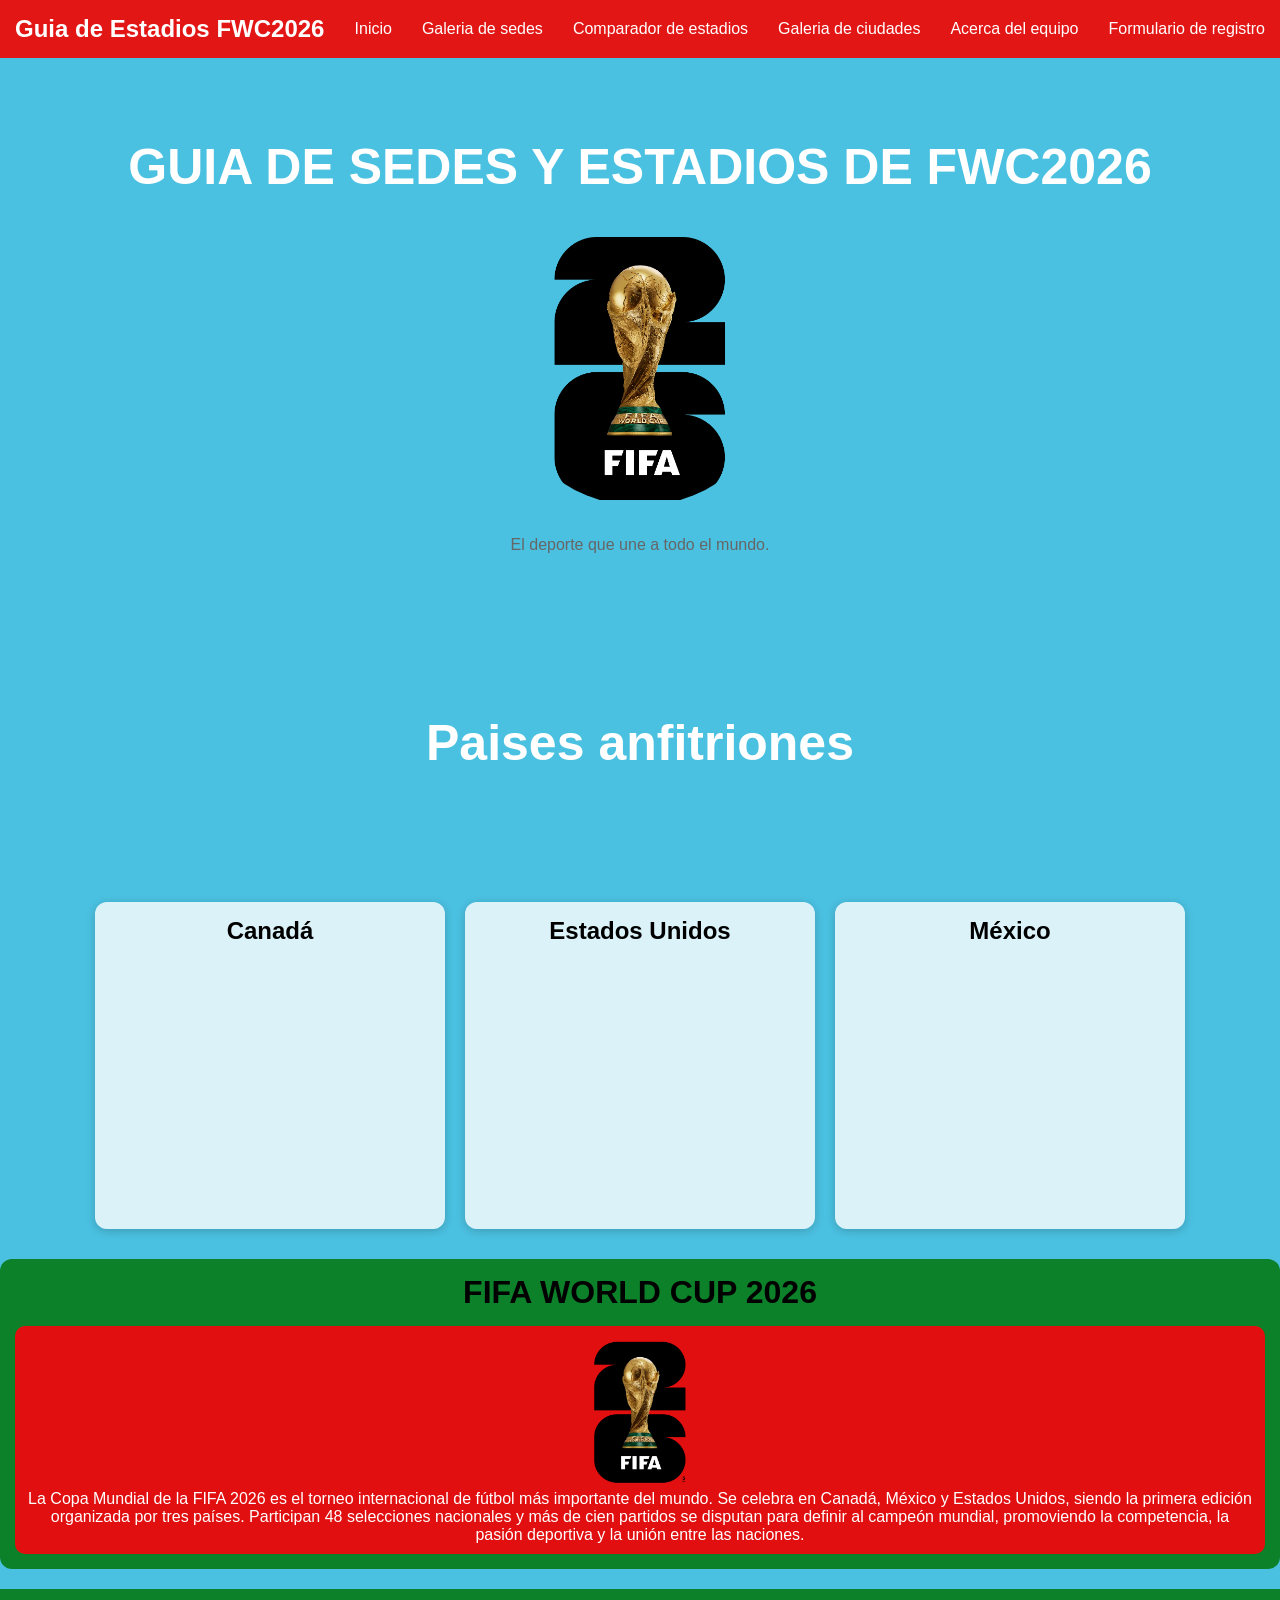
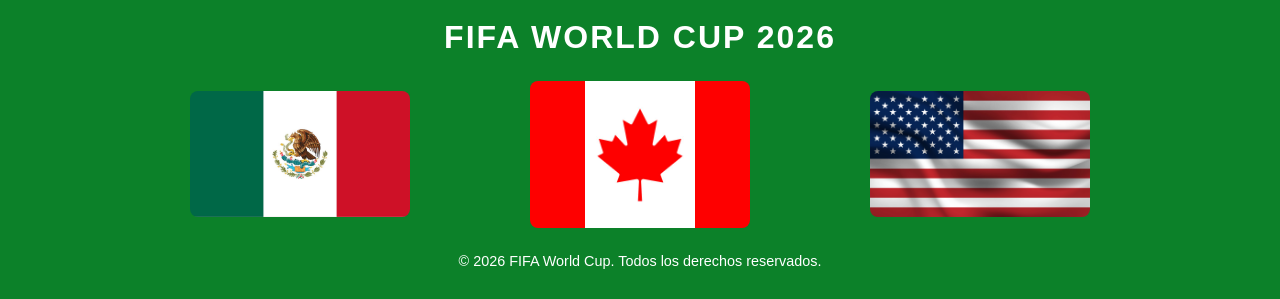
<file: index.html>
<!DOCTYPE html>
<html lang="en">
<head>
    <meta charset="UTF-8">
    <meta name="viewport" content="width=device-width, initial-scale=1.0">
    <title>Guia de Estadios</title>
    <link rel="stylesheet" href="CSS/style.css">
</head>
<body>
   <nav style="position: sticky; top: 0; z-index: 10000;">
    <h2>Guia de Estadios FWC2026</h2>
    <ul>
        <li><a href="index.html">Inicio</a></li>
        <li class="menu"><a href="sedes.html">Galeria de sedes</a></li>
        <li><a href="comparar.html">Comparador de estadios</a></li>
        <li><a href="ciudades.html">Galeria de ciudades</a></li>
        <li class="menu"><a href="">Acerca del equipo</a><ul class="submenu">
        <li><a href="integrantes.html">Integrantes del grupo</a></li>
        <li><a href="tecnologia.html">Tecnologías utilizadas</a></li>
        <li><a href="acerca.html">Acerca del proyecto</a></li>
    </ul>
</li>
        <li><a href="registro.html">Formulario de registro</a></li>
    </ul>
   </nav>
<section class="hero">
        <h1>GUIA DE SEDES Y ESTADIOS DE FWC2026</h1>
        <img src="img/Logo Mundial/logomundial.png" ="Logo" class="logo" >
        <p>El deporte que une a todo el mundo.</p>
    </section>
    <section class="hero">
        <h1>Paises anfitriones</h1>
    </section>
   <section class="paises">
    
    <div class="pais canada">
        <h3>Canadá</h3>
        <iframe
            src="https://maps.google.com/maps?q=Canada&t=&z=4&ie=UTF8&iwloc=&output=embed">
        </iframe>
    </div>

    <div class="pais usa">
        <h3>Estados Unidos</h3>
        <iframe
            src="https://maps.google.com/maps?q=United%20States&t=&z=4&ie=UTF8&iwloc=&output=embed">
        </iframe>
    </div>

    <div class="pais mexico">
        <h3>México</h3>
        <iframe
            src="https://maps.google.com/maps?q=Mexico&t=&z=4&ie=UTF8&iwloc=&output=embed">
        </iframe>
    </div>
    </section>
    <div class="caja-grande">
        <h1>FIFA WORLD CUP 2026</h1>
        <div class="caja-pequeña">
            <img src="img/Logo Mundial/logomundial.png" alt=""> 
            
            <p>La Copa Mundial de la FIFA 2026 es el torneo internacional de fútbol más importante del mundo. Se celebra en Canadá, México y Estados Unidos, siendo la primera edición organizada por tres países. Participan 48 selecciones nacionales y más de cien partidos se disputan para definir al campeón mundial, promoviendo la competencia, la pasión deportiva y la unión entre las naciones.</p>
        </div>
        </div>
    <footer class="footer-worldcup">
    <h2>FIFA WORLD CUP 2026</h2>

    <div class="flags">
        <img src="img/Banderas/mexico.jpeg" alt="México">
        <img src="img/Banderas/canada.jpeg" alt="Canadá">
        <img src="img/Banderas/bandera-usa.jpg" alt="Estados Unidos">
    </div>

    <p>© 2026 FIFA World Cup. Todos los derechos reservados.</p>
</footer>
</body>
</html>
</file>
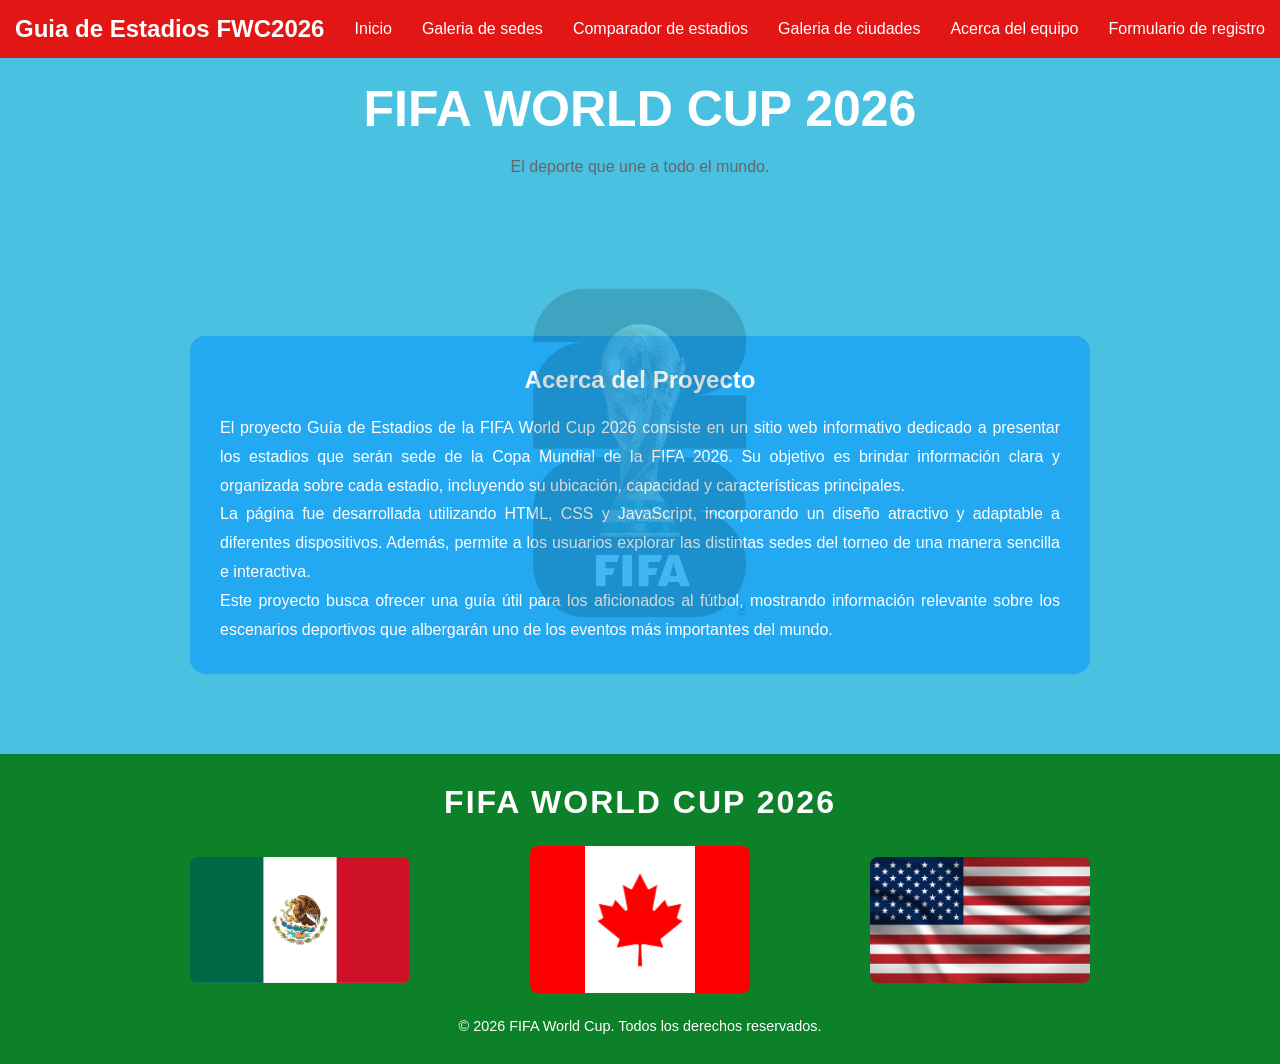
<file: acerca.html>
<!DOCTYPE html>
<html lang="en">
<head>
    <meta charset="UTF-8">
    <meta name="viewport" content="width=device-width, initial-scale=1.0">
    <title>Document</title>
    <link rel="stylesheet" href="CSS/style.css">
</head>
<body>
   <nav>
    <h2>Guia de Estadios FWC2026</h2>
    <ul>
        <li><a href="index.html">Inicio</a></li>
        <li class="menu"><a href="sedes.html">Galeria de sedes</a></li>
        <li><a href="comparar.html">Comparador de estadios</a></li>
        <li><a href="ciudades.html">Galeria de ciudades</a></li>
        <li class="menu"><a href="">Acerca del equipo</a><ul class="submenu">
        <li><a href="integrantes.html">Integrantes del grupo</a></li>
        <li><a href="tecnologia.html">Tecnologías utilizadas</a></li>
        <li><a href="acerca.html">Acerca del proyecto</a></li>
    </ul>
</li>
        <li><a href="registro.html">Formulario de registro</a></li>
    </ul>
   </nav>
   <section class="hero">
        <h1>FIFA WORLD CUP 2026</h1>
        <p>El deporte que une a todo el mundo.</p>
    </section>
   <section class="acerca-proyecto">
    <div class="contenido">
        
        <h2>Acerca del Proyecto</h2>
        <p>
            El proyecto Guía de Estadios de la FIFA World Cup 2026 consiste en un
            sitio web informativo dedicado a presentar los estadios que serán sede
            de la Copa Mundial de la FIFA 2026. Su objetivo es brindar información
            clara y organizada sobre cada estadio, incluyendo su ubicación,
            capacidad y características principales.
        </p>
        <p>
            La página fue desarrollada utilizando HTML, CSS y JavaScript,
            incorporando un diseño atractivo y adaptable a diferentes dispositivos.
            Además, permite a los usuarios explorar las distintas sedes del torneo
            de una manera sencilla e interactiva.
        </p>
        <p>
            Este proyecto busca ofrecer una guía útil para los aficionados al
            fútbol, mostrando información relevante sobre los escenarios deportivos
            que albergarán uno de los eventos más importantes del mundo.
        </p>
    </div>
</section>
<footer class="footer-worldcup">
    <img src="img/Logo Mundial/logomundial.png" alt="" class="img-fondo">
    <h2>FIFA WORLD CUP 2026</h2>

    <div class="flags">
        <img src="img/Banderas/mexico.jpeg" alt="México">
        <img src="img/Banderas/canada.jpeg" alt="Canadá">
        <img src="img/Banderas/bandera-usa.jpg" alt="Estados Unidos">
    </div>

    <p>© 2026 FIFA World Cup. Todos los derechos reservados.</p>
</footer>
</body>
</html>
</file>
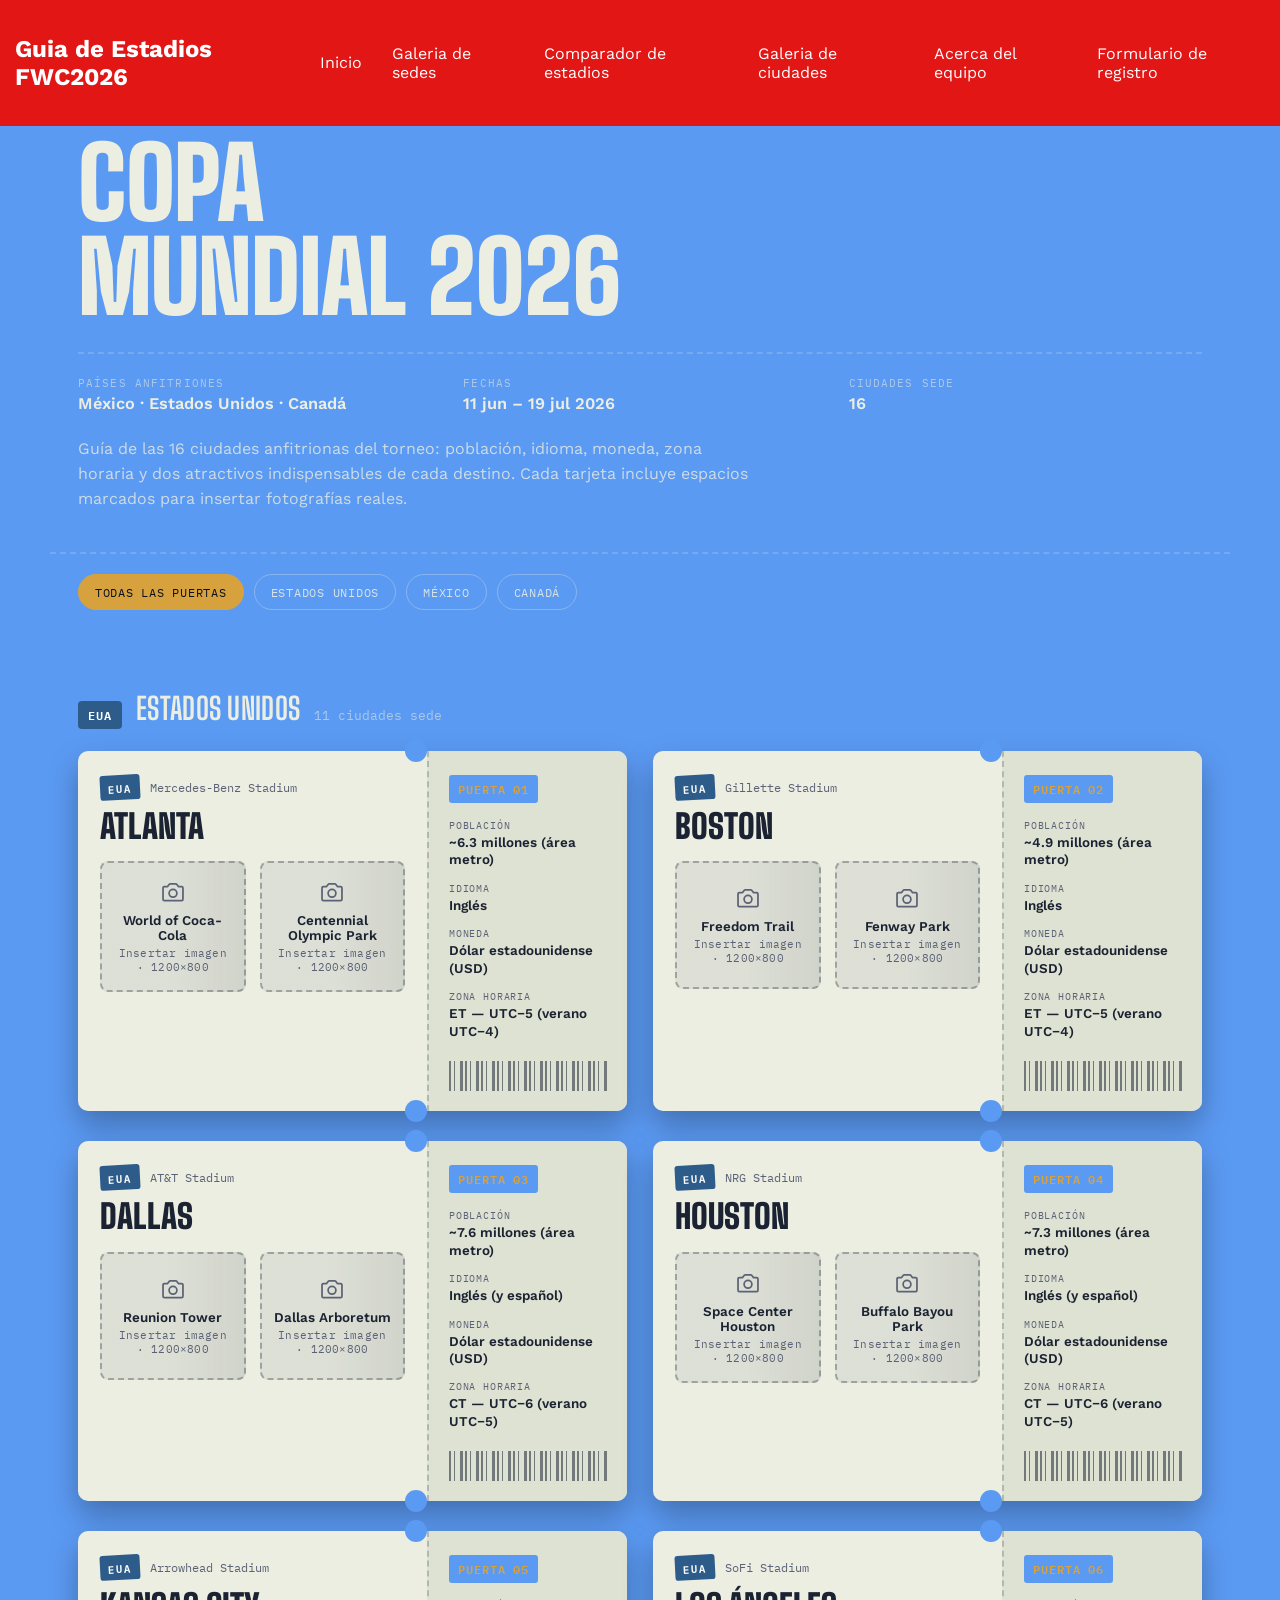
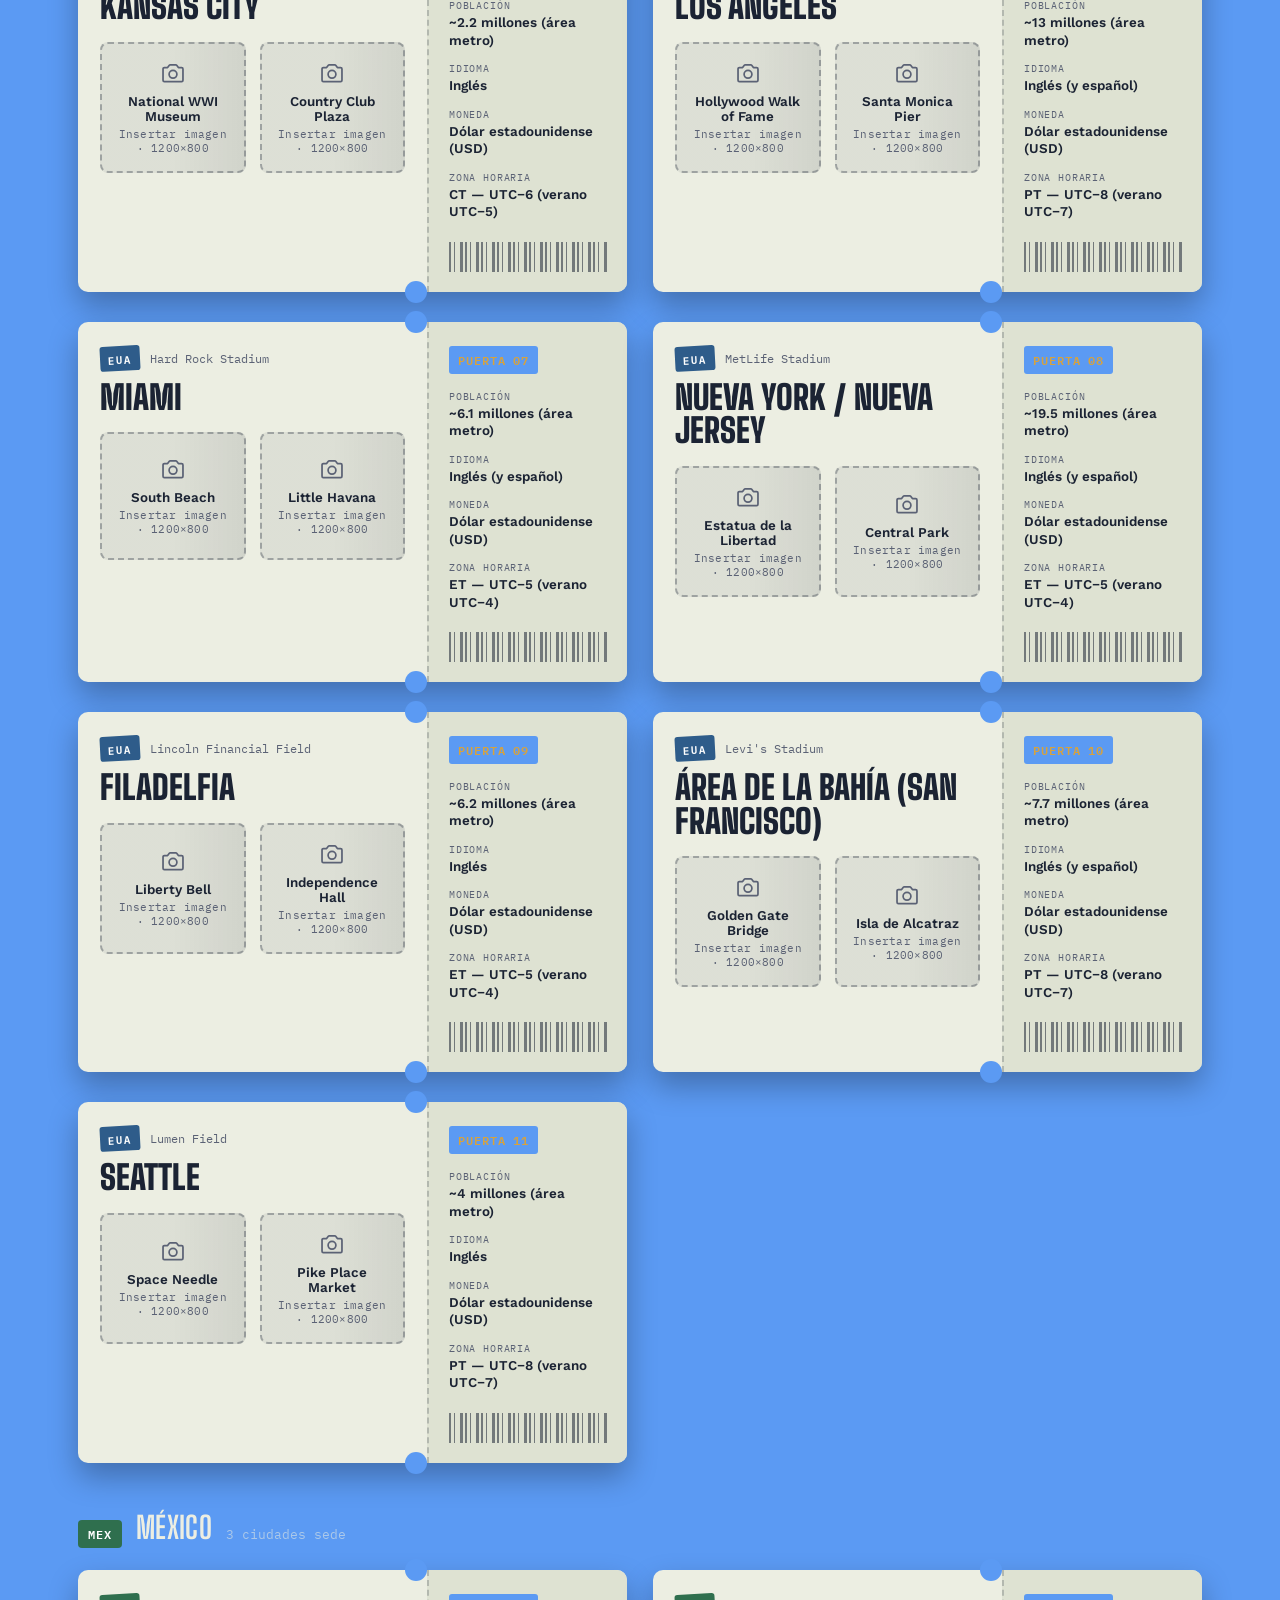
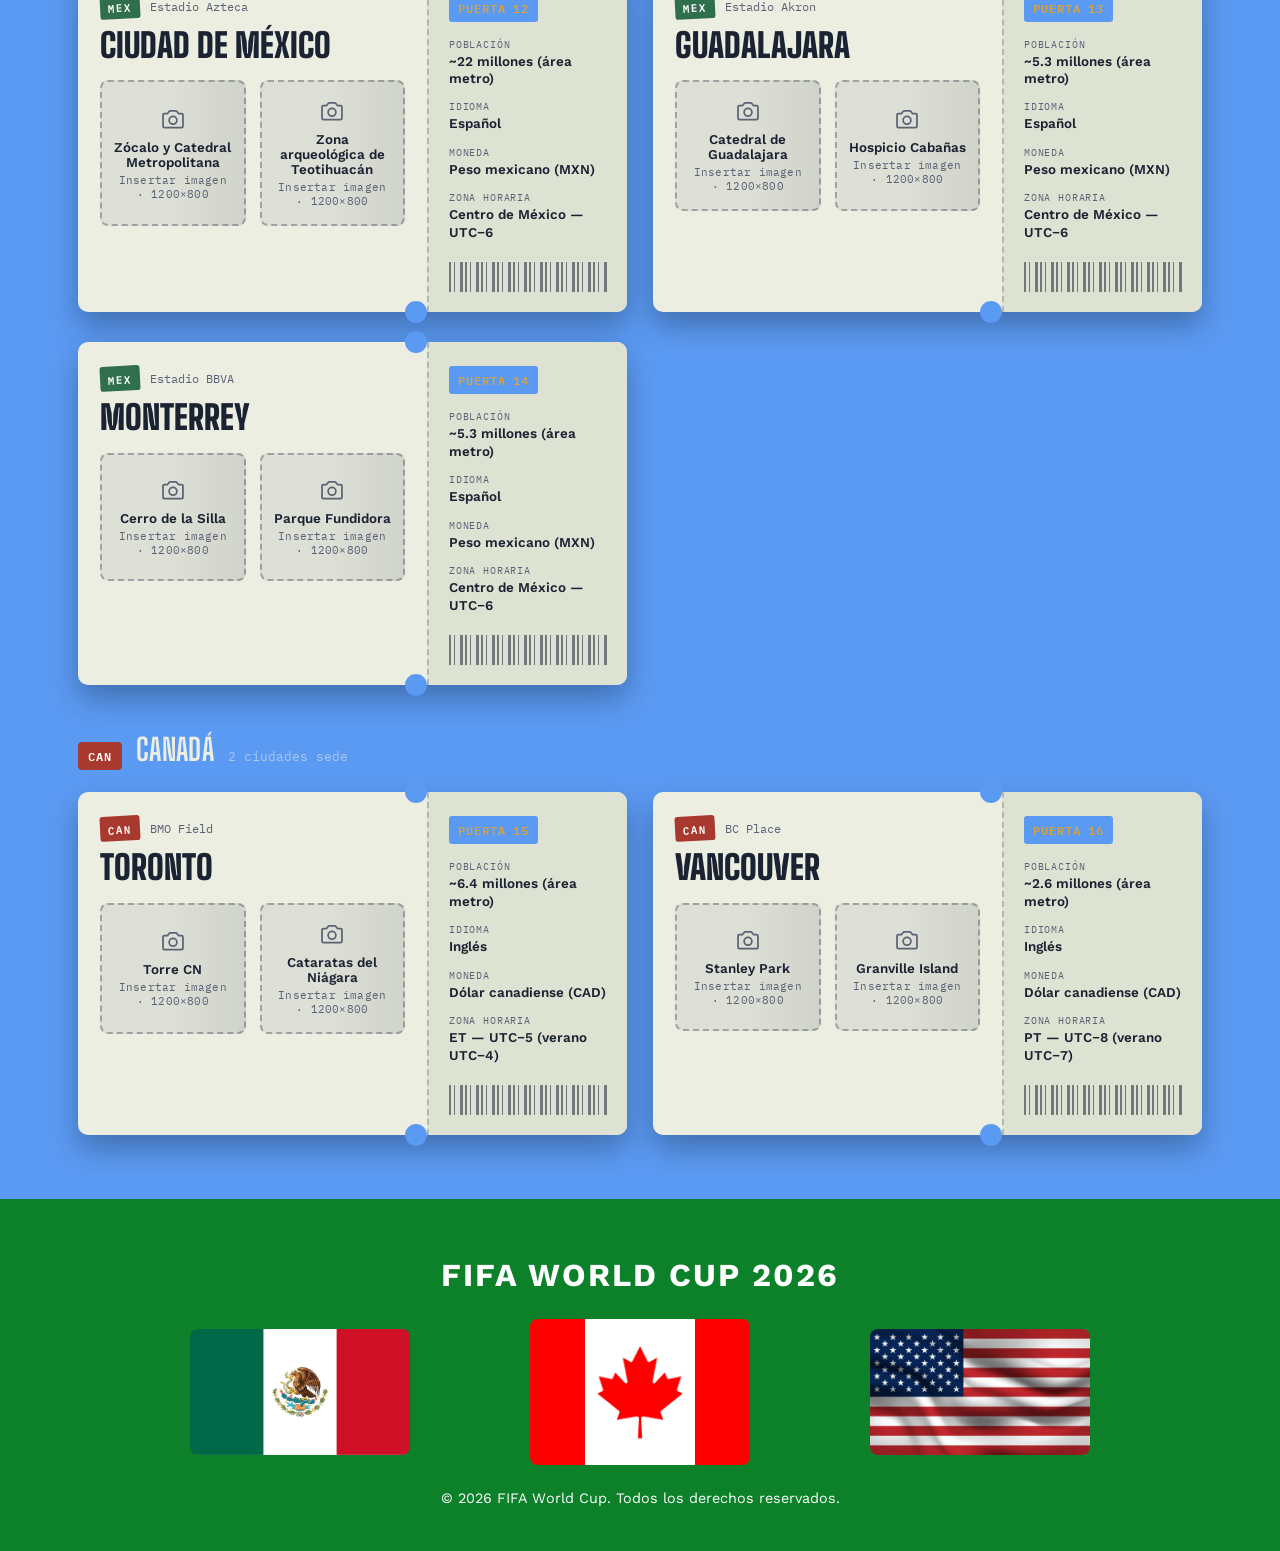
<file: ciudades.html>
<!DOCTYPE html>
<html lang="es">
<head>
    <meta charset="UTF-8">
    <meta name="viewport" content="width=device-width, initial-scale=1.0">
    <title>Galería de Ciudades - FWC 2026</title>
    <link rel="stylesheet" href="CSS/ciudades.css">
    <link rel="preconnect" href="https://fonts.googleapis.com">
    <link rel="preconnect" href="https://fonts.gstatic.com" crossorigin>
    <link href="https://fonts.googleapis.com/css2?family=Big+Shoulders+Display:wght@700;900&family=IBM+Plex+Mono:wght@400;500;600&family=Work+Sans:wght@400;500;600;700&display=swap" rel="stylesheet">
</head>
<body>

   <nav>
    <h2>Guia de Estadios FWC2026</h2>
    <ul>
        <li><a href="index.html">Inicio</a></li>
        <li class="menu"><a href="sedes.html">Galeria de sedes</a></li>
        <li><a href="comparar.html">Comparador de estadios</a></li>
        <li><a href="ciudades.html">Galeria de ciudades</a></li>
        <li class="menu">
            <a href="">Acerca del equipo</a>
            <ul class="submenu">
                <li><a href="integrantes.html">Integrantes del grupo</a></li>
                <li><a href="tecnologia.html">Tecnologías utilizadas</a></li>
                <li><a href="acerca.html">Acerca del proyecto</a></li>
            </ul>
        </li>
        <li><a href="registro.html">Formulario de registro</a></li>
    </ul>
   </nav>

   <svg style="display:none">
      <symbol id="icon-photo" viewBox="0 0 24 24" fill="none" stroke="currentColor" stroke-width="1.6" stroke-linecap="round" stroke-linejoin="round">
        <path d="M4 7h3l1.6-2.2a1 1 0 0 1 .8-.4h5.2a1 1 0 0 1 .8.4L17 7h3a1.2 1.2 0 0 1 1.2 1.2v10.6A1.2 1.2 0 0 1 20 20H4a1.2 1.2 0 0 1-1.2-1.2V8.2A1.2 1.2 0 0 1 4 7z"/>
        <circle cx="12" cy="13.2" r="3.6"/>
      </symbol>
   </svg>

<header class="hero-ticket">
  <div class="hero-row">
    <span>PASE DE ABORDAR · GUÍA DE SEDES</span>
    <span>FWC26</span>
  </div>
  <h1 class="hero-title">Copa<br>Mundial 2026</h1>
  <div class="hero-meta">
    <div class="hero-field">
      <span class="field-label">Países anfitriones</span>
      <span class="field-value">México · Estados Unidos · Canadá</span>
    </div>
    <div class="hero-field">
      <span class="field-label">Fechas</span>
      <span class="field-value">11 jun – 19 jul 2026</span>
    </div>
    <div class="hero-field">
      <span class="field-label">Ciudades sede</span>
      <span class="field-value">16</span>
    </div>
  </div>
  <p class="hero-sub">Guía de las 16 ciudades anfitrionas del torneo: población, idioma, moneda, zona horaria y dos atractivos indispensables de cada destino. Cada tarjeta incluye espacios marcados para insertar fotografías reales.</p>
</header>

<section class="gate-filters">
  <button class="gate-btn active" data-filter="all">Todas las puertas</button>
  <button class="gate-btn" data-filter="usa">Estados Unidos</button>
  <button class="gate-btn" data-filter="mexico">México</button>
  <button class="gate-btn" data-filter="canada">Canadá</button>
</section>

<main class="terminal">

  <section class="country-group" data-country="usa">
    <div class="country-heading">
      <span class="country-tag">EUA</span>
      <h2>Estados Unidos</h2>
      <span class="country-count">11 ciudades sede</span>
    </div>
    <div class="tickets-grid">

      <article class="ticket" data-country="usa">
        <span class="notch notch-top"></span><span class="notch notch-bottom"></span>
        <div class="ticket-main">
          <div class="ticket-topline">
            <span class="stamp" data-ink="usa">EUA</span>
            <span class="venue">Mercedes-Benz Stadium</span>
          </div>
          <h3 class="city-name">Atlanta</h3>
          <div class="photo-row">
            <figure class="photo-slot" data-wiki="World of Coca-Cola">
              <svg class="slot-icon"><use href="#icon-photo"/></svg>
              <figcaption><strong>World of Coca-Cola</strong><span>Insertar imagen · 1200×800</span></figcaption>
            </figure>
            <figure class="photo-slot" data-wiki="Centennial Olympic Park">
              <svg class="slot-icon"><use href="#icon-photo"/></svg>
              <figcaption><strong>Centennial Olympic Park</strong><span>Insertar imagen · 1200×800</span></figcaption>
            </figure>
          </div>
        </div>
        <div class="ticket-stub">
          <span class="gate">PUERTA 01</span>
          <dl class="data-list">
            <div><dt>Población</dt><dd>~6.3 millones (área metro)</dd></div>
            <div><dt>Idioma</dt><dd>Inglés</dd></div>
            <div><dt>Moneda</dt><dd>Dólar estadounidense (USD)</dd></div>
            <div><dt>Zona horaria</dt><dd>ET — UTC−5 (verano UTC−4)</dd></div>
          </dl>
          <div class="barcode" aria-hidden="true"></div>
        </div>
      </article>

      <article class="ticket" data-country="usa">
        <span class="notch notch-top"></span><span class="notch notch-bottom"></span>
        <div class="ticket-main">
          <div class="ticket-topline">
            <span class="stamp" data-ink="usa">EUA</span>
            <span class="venue">Gillette Stadium</span>
          </div>
          <h3 class="city-name">Boston</h3>
          <div class="photo-row">
            <figure class="photo-slot" data-wiki="Freedom Trail">
              <svg class="slot-icon"><use href="#icon-photo"/></svg>
              <figcaption><strong>Freedom Trail</strong><span>Insertar imagen · 1200×800</span></figcaption>
            </figure>
            <figure class="photo-slot" data-wiki="Fenway Park">
              <svg class="slot-icon"><use href="#icon-photo"/></svg>
              <figcaption><strong>Fenway Park</strong><span>Insertar imagen · 1200×800</span></figcaption>
            </figure>
          </div>
        </div>
        <div class="ticket-stub">
          <span class="gate">PUERTA 02</span>
          <dl class="data-list">
            <div><dt>Población</dt><dd>~4.9 millones (área metro)</dd></div>
            <div><dt>Idioma</dt><dd>Inglés</dd></div>
            <div><dt>Moneda</dt><dd>Dólar estadounidense (USD)</dd></div>
            <div><dt>Zona horaria</dt><dd>ET — UTC−5 (verano UTC−4)</dd></div>
          </dl>
          <div class="barcode" aria-hidden="true"></div>
        </div>
      </article>

      <article class="ticket" data-country="usa">
        <span class="notch notch-top"></span><span class="notch notch-bottom"></span>
        <div class="ticket-main">
          <div class="ticket-topline">
            <span class="stamp" data-ink="usa">EUA</span>
            <span class="venue">AT&amp;T Stadium</span>
          </div>
          <h3 class="city-name">Dallas</h3>
          <div class="photo-row">
            <figure class="photo-slot" data-wiki="Reunion Tower">
              <svg class="slot-icon"><use href="#icon-photo"/></svg>
              <figcaption><strong>Reunion Tower</strong><span>Insertar imagen · 1200×800</span></figcaption>
            </figure>
            <figure class="photo-slot" data-wiki="Dallas Arboretum and Botanical Garden">
              <svg class="slot-icon"><use href="#icon-photo"/></svg>
              <figcaption><strong>Dallas Arboretum</strong><span>Insertar imagen · 1200×800</span></figcaption>
            </figure>
          </div>
        </div>
        <div class="ticket-stub">
          <span class="gate">PUERTA 03</span>
          <dl class="data-list">
            <div><dt>Población</dt><dd>~7.6 millones (área metro)</dd></div>
            <div><dt>Idioma</dt><dd>Inglés (y español)</dd></div>
            <div><dt>Moneda</dt><dd>Dólar estadounidense (USD)</dd></div>
            <div><dt>Zona horaria</dt><dd>CT — UTC−6 (verano UTC−5)</dd></div>
          </dl>
          <div class="barcode" aria-hidden="true"></div>
        </div>
      </article>

      <article class="ticket" data-country="usa">
        <span class="notch notch-top"></span><span class="notch notch-bottom"></span>
        <div class="ticket-main">
          <div class="ticket-topline">
            <span class="stamp" data-ink="usa">EUA</span>
            <span class="venue">NRG Stadium</span>
          </div>
          <h3 class="city-name">Houston</h3>
          <div class="photo-row">
            <figure class="photo-slot" data-wiki="Space Center Houston">
              <svg class="slot-icon"><use href="#icon-photo"/></svg>
              <figcaption><strong>Space Center Houston</strong><span>Insertar imagen · 1200×800</span></figcaption>
            </figure>
            <figure class="photo-slot" data-wiki="Buffalo Bayou Park">
              <svg class="slot-icon"><use href="#icon-photo"/></svg>
              <figcaption><strong>Buffalo Bayou Park</strong><span>Insertar imagen · 1200×800</span></figcaption>
            </figure>
          </div>
        </div>
        <div class="ticket-stub">
          <span class="gate">PUERTA 04</span>
          <dl class="data-list">
            <div><dt>Población</dt><dd>~7.3 millones (área metro)</dd></div>
            <div><dt>Idioma</dt><dd>Inglés (y español)</dd></div>
            <div><dt>Moneda</dt><dd>Dólar estadounidense (USD)</dd></div>
            <div><dt>Zona horaria</dt><dd>CT — UTC−6 (verano UTC−5)</dd></div>
          </dl>
          <div class="barcode" aria-hidden="true"></div>
        </div>
      </article>

      <article class="ticket" data-country="usa">
        <span class="notch notch-top"></span><span class="notch notch-bottom"></span>
        <div class="ticket-main">
          <div class="ticket-topline">
            <span class="stamp" data-ink="usa">EUA</span>
            <span class="venue">Arrowhead Stadium</span>
          </div>
          <h3 class="city-name">Kansas City</h3>
          <div class="photo-row">
            <figure class="photo-slot" data-wiki="National World War I Museum and Memorial">
              <svg class="slot-icon"><use href="#icon-photo"/></svg>
              <figcaption><strong>National WWI Museum</strong><span>Insertar imagen · 1200×800</span></figcaption>
            </figure>
            <figure class="photo-slot" data-wiki="Country Club Plaza">
              <svg class="slot-icon"><use href="#icon-photo"/></svg>
              <figcaption><strong>Country Club Plaza</strong><span>Insertar imagen · 1200×800</span></figcaption>
            </figure>
          </div>
        </div>
        <div class="ticket-stub">
          <span class="gate">PUERTA 05</span>
          <dl class="data-list">
            <div><dt>Población</dt><dd>~2.2 millones (área metro)</dd></div>
            <div><dt>Idioma</dt><dd>Inglés</dd></div>
            <div><dt>Moneda</dt><dd>Dólar estadounidense (USD)</dd></div>
            <div><dt>Zona horaria</dt><dd>CT — UTC−6 (verano UTC−5)</dd></div>
          </dl>
          <div class="barcode" aria-hidden="true"></div>
        </div>
      </article>

      <article class="ticket" data-country="usa">
        <span class="notch notch-top"></span><span class="notch notch-bottom"></span>
        <div class="ticket-main">
          <div class="ticket-topline">
            <span class="stamp" data-ink="usa">EUA</span>
            <span class="venue">SoFi Stadium</span>
          </div>
          <h3 class="city-name">Los Ángeles</h3>
          <div class="photo-row">
            <figure class="photo-slot" data-wiki="Hollywood Walk of Fame">
              <svg class="slot-icon"><use href="#icon-photo"/></svg>
              <figcaption><strong>Hollywood Walk of Fame</strong><span>Insertar imagen · 1200×800</span></figcaption>
            </figure>
            <figure class="photo-slot" data-wiki="Santa Monica Pier">
              <svg class="slot-icon"><use href="#icon-photo"/></svg>
              <figcaption><strong>Santa Monica Pier</strong><span>Insertar imagen · 1200×800</span></figcaption>
            </figure>
          </div>
        </div>
        <div class="ticket-stub">
          <span class="gate">PUERTA 06</span>
          <dl class="data-list">
            <div><dt>Población</dt><dd>~13 millones (área metro)</dd></div>
            <div><dt>Idioma</dt><dd>Inglés (y español)</dd></div>
            <div><dt>Moneda</dt><dd>Dólar estadounidense (USD)</dd></div>
            <div><dt>Zona horaria</dt><dd>PT — UTC−8 (verano UTC−7)</dd></div>
          </dl>
          <div class="barcode" aria-hidden="true"></div>
        </div>
      </article>

      <article class="ticket" data-country="usa">
        <span class="notch notch-top"></span><span class="notch notch-bottom"></span>
        <div class="ticket-main">
          <div class="ticket-topline">
            <span class="stamp" data-ink="usa">EUA</span>
            <span class="venue">Hard Rock Stadium</span>
          </div>
          <h3 class="city-name">Miami</h3>
          <div class="photo-row">
            <figure class="photo-slot" data-wiki="South Beach, Miami Beach">
              <svg class="slot-icon"><use href="#icon-photo"/></svg>
              <figcaption><strong>South Beach</strong><span>Insertar imagen · 1200×800</span></figcaption>
            </figure>
            <figure class="photo-slot" data-wiki="Little Havana">
              <svg class="slot-icon"><use href="#icon-photo"/></svg>
              <figcaption><strong>Little Havana</strong><span>Insertar imagen · 1200×800</span></figcaption>
            </figure>
          </div>
        </div>
        <div class="ticket-stub">
          <span class="gate">PUERTA 07</span>
          <dl class="data-list">
            <div><dt>Población</dt><dd>~6.1 millones (área metro)</dd></div>
            <div><dt>Idioma</dt><dd>Inglés (y español)</dd></div>
            <div><dt>Moneda</dt><dd>Dólar estadounidense (USD)</dd></div>
            <div><dt>Zona horaria</dt><dd>ET — UTC−5 (verano UTC−4)</dd></div>
          </dl>
          <div class="barcode" aria-hidden="true"></div>
        </div>
      </article>

      <article class="ticket" data-country="usa">
        <span class="notch notch-top"></span><span class="notch notch-bottom"></span>
        <div class="ticket-main">
          <div class="ticket-topline">
            <span class="stamp" data-ink="usa">EUA</span>
            <span class="venue">MetLife Stadium</span>
          </div>
          <h3 class="city-name">Nueva York / Nueva Jersey</h3>
          <div class="photo-row">
            <figure class="photo-slot" data-wiki="Statue of Liberty">
              <svg class="slot-icon"><use href="#icon-photo"/></svg>
              <figcaption><strong>Estatua de la Libertad</strong><span>Insertar imagen · 1200×800</span></figcaption>
            </figure>
            <figure class="photo-slot" data-wiki="Central Park">
              <svg class="slot-icon"><use href="#icon-photo"/></svg>
              <figcaption><strong>Central Park</strong><span>Insertar imagen · 1200×800</span></figcaption>
            </figure>
          </div>
        </div>
        <div class="ticket-stub">
          <span class="gate">PUERTA 08</span>
          <dl class="data-list">
            <div><dt>Población</dt><dd>~19.5 millones (área metro)</dd></div>
            <div><dt>Idioma</dt><dd>Inglés (y español)</dd></div>
            <div><dt>Moneda</dt><dd>Dólar estadounidense (USD)</dd></div>
            <div><dt>Zona horaria</dt><dd>ET — UTC−5 (verano UTC−4)</dd></div>
          </dl>
          <div class="barcode" aria-hidden="true"></div>
        </div>
      </article>

      <article class="ticket" data-country="usa">
        <span class="notch notch-top"></span><span class="notch notch-bottom"></span>
        <div class="ticket-main">
          <div class="ticket-topline">
            <span class="stamp" data-ink="usa">EUA</span>
            <span class="venue">Lincoln Financial Field</span>
          </div>
          <h3 class="city-name">Filadelfia</h3>
          <div class="photo-row">
            <figure class="photo-slot" data-wiki="Liberty Bell">
              <svg class="slot-icon"><use href="#icon-photo"/></svg>
              <figcaption><strong>Liberty Bell</strong><span>Insertar imagen · 1200×800</span></figcaption>
            </figure>
            <figure class="photo-slot" data-wiki="Independence Hall">
              <svg class="slot-icon"><use href="#icon-photo"/></svg>
              <figcaption><strong>Independence Hall</strong><span>Insertar imagen · 1200×800</span></figcaption>
            </figure>
          </div>
        </div>
        <div class="ticket-stub">
          <span class="gate">PUERTA 09</span>
          <dl class="data-list">
            <div><dt>Población</dt><dd>~6.2 millones (área metro)</dd></div>
            <div><dt>Idioma</dt><dd>Inglés</dd></div>
            <div><dt>Moneda</dt><dd>Dólar estadounidense (USD)</dd></div>
            <div><dt>Zona horaria</dt><dd>ET — UTC−5 (verano UTC−4)</dd></div>
          </dl>
          <div class="barcode" aria-hidden="true"></div>
        </div>
      </article>

      <article class="ticket" data-country="usa">
        <span class="notch notch-top"></span><span class="notch notch-bottom"></span>
        <div class="ticket-main">
          <div class="ticket-topline">
            <span class="stamp" data-ink="usa">EUA</span>
            <span class="venue">Levi's Stadium</span>
          </div>
          <h3 class="city-name">Área de la Bahía (San Francisco)</h3>
          <div class="photo-row">
            <figure class="photo-slot" data-wiki="Golden Gate Bridge">
              <svg class="slot-icon"><use href="#icon-photo"/></svg>
              <figcaption><strong>Golden Gate Bridge</strong><span>Insertar imagen · 1200×800</span></figcaption>
            </figure>
            <figure class="photo-slot" data-wiki="Alcatraz Island">
              <svg class="slot-icon"><use href="#icon-photo"/></svg>
              <figcaption><strong>Isla de Alcatraz</strong><span>Insertar imagen · 1200×800</span></figcaption>
            </figure>
          </div>
        </div>
        <div class="ticket-stub">
          <span class="gate">PUERTA 10</span>
          <dl class="data-list">
            <div><dt>Población</dt><dd>~7.7 millones (área metro)</dd></div>
            <div><dt>Idioma</dt><dd>Inglés (y español)</dd></div>
            <div><dt>Moneda</dt><dd>Dólar estadounidense (USD)</dd></div>
            <div><dt>Zona horaria</dt><dd>PT — UTC−8 (verano UTC−7)</dd></div>
          </dl>
          <div class="barcode" aria-hidden="true"></div>
        </div>
      </article>

      <article class="ticket" data-country="usa">
        <span class="notch notch-top"></span><span class="notch notch-bottom"></span>
        <div class="ticket-main">
          <div class="ticket-topline">
            <span class="stamp" data-ink="usa">EUA</span>
            <span class="venue">Lumen Field</span>
          </div>
          <h3 class="city-name">Seattle</h3>
          <div class="photo-row">
            <figure class="photo-slot" data-wiki="Space Needle">
              <svg class="slot-icon"><use href="#icon-photo"/></svg>
              <figcaption><strong>Space Needle</strong><span>Insertar imagen · 1200×800</span></figcaption>
            </figure>
            <figure class="photo-slot" data-wiki="Pike Place Market">
              <svg class="slot-icon"><use href="#icon-photo"/></svg>
              <figcaption><strong>Pike Place Market</strong><span>Insertar imagen · 1200×800</span></figcaption>
            </figure>
          </div>
        </div>
        <div class="ticket-stub">
          <span class="gate">PUERTA 11</span>
          <dl class="data-list">
            <div><dt>Población</dt><dd>~4 millones (área metro)</dd></div>
            <div><dt>Idioma</dt><dd>Inglés</dd></div>
            <div><dt>Moneda</dt><dd>Dólar estadounidense (USD)</dd></div>
            <div><dt>Zona horaria</dt><dd>PT — UTC−8 (verano UTC−7)</dd></div>
          </dl>
          <div class="barcode" aria-hidden="true"></div>
        </div>
      </article>

    </div>
  </section>

  <section class="country-group" data-country="mexico">
    <div class="country-heading">
      <span class="country-tag">MEX</span>
      <h2>México</h2>
      <span class="country-count">3 ciudades sede</span>
    </div>
    <div class="tickets-grid">

      <article class="ticket" data-country="mexico">
        <span class="notch notch-top"></span><span class="notch notch-bottom"></span>
        <div class="ticket-main">
          <div class="ticket-topline">
            <span class="stamp" data-ink="mexico">MEX</span>
            <span class="venue">Estadio Azteca</span>
          </div>
          <h3 class="city-name">Ciudad de México</h3>
          <div class="photo-row">
            <figure class="photo-slot" data-wiki="Mexico City Metropolitan Cathedral">
              <svg class="slot-icon"><use href="#icon-photo"/></svg>
              <figcaption><strong>Zócalo y Catedral Metropolitana</strong><span>Insertar imagen · 1200×800</span></figcaption>
            </figure>
            <figure class="photo-slot" data-wiki="Teotihuacan">
              <svg class="slot-icon"><use href="#icon-photo"/></svg>
              <figcaption><strong>Zona arqueológica de Teotihuacán</strong><span>Insertar imagen · 1200×800</span></figcaption>
            </figure>
          </div>
        </div>
        <div class="ticket-stub">
          <span class="gate">PUERTA 12</span>
          <dl class="data-list">
            <div><dt>Población</dt><dd>~22 millones (área metro)</dd></div>
            <div><dt>Idioma</dt><dd>Español</dd></div>
            <div><dt>Moneda</dt><dd>Peso mexicano (MXN)</dd></div>
            <div><dt>Zona horaria</dt><dd>Centro de México — UTC−6</dd></div>
          </dl>
          <div class="barcode" aria-hidden="true"></div>
        </div>
      </article>

      <article class="ticket" data-country="mexico">
        <span class="notch notch-top"></span><span class="notch notch-bottom"></span>
        <div class="ticket-main">
          <div class="ticket-topline">
            <span class="stamp" data-ink="mexico">MEX</span>
            <span class="venue">Estadio Akron</span>
          </div>
          <h3 class="city-name">Guadalajara</h3>
          <div class="photo-row">
            <figure class="photo-slot" data-wiki="Guadalajara Cathedral">
              <svg class="slot-icon"><use href="#icon-photo"/></svg>
              <figcaption><strong>Catedral de Guadalajara</strong><span>Insertar imagen · 1200×800</span></figcaption>
            </figure>
            <figure class="photo-slot" data-wiki="Hospicio Cabañas">
              <svg class="slot-icon"><use href="#icon-photo"/></svg>
              <figcaption><strong>Hospicio Cabañas</strong><span>Insertar imagen · 1200×800</span></figcaption>
            </figure>
          </div>
        </div>
        <div class="ticket-stub">
          <span class="gate">PUERTA 13</span>
          <dl class="data-list">
            <div><dt>Población</dt><dd>~5.3 millones (área metro)</dd></div>
            <div><dt>Idioma</dt><dd>Español</dd></div>
            <div><dt>Moneda</dt><dd>Peso mexicano (MXN)</dd></div>
            <div><dt>Zona horaria</dt><dd>Centro de México — UTC−6</dd></div>
          </dl>
          <div class="barcode" aria-hidden="true"></div>
        </div>
      </article>

      <article class="ticket" data-country="mexico">
        <span class="notch notch-top"></span><span class="notch notch-bottom"></span>
        <div class="ticket-main">
          <div class="ticket-topline">
            <span class="stamp" data-ink="mexico">MEX</span>
            <span class="venue">Estadio BBVA</span>
          </div>
          <h3 class="city-name">Monterrey</h3>
          <div class="photo-row">
            <figure class="photo-slot" data-wiki="Cerro de la Silla">
              <svg class="slot-icon"><use href="#icon-photo"/></svg>
              <figcaption><strong>Cerro de la Silla</strong><span>Insertar imagen · 1200×800</span></figcaption>
            </figure>
            <figure class="photo-slot" data-wiki="Parque Fundidora">
              <svg class="slot-icon"><use href="#icon-photo"/></svg>
              <figcaption><strong>Parque Fundidora</strong><span>Insertar imagen · 1200×800</span></figcaption>
            </figure>
          </div>
        </div>
        <div class="ticket-stub">
          <span class="gate">PUERTA 14</span>
          <dl class="data-list">
            <div><dt>Población</dt><dd>~5.3 millones (área metro)</dd></div>
            <div><dt>Idioma</dt><dd>Español</dd></div>
            <div><dt>Moneda</dt><dd>Peso mexicano (MXN)</dd></div>
            <div><dt>Zona horaria</dt><dd>Centro de México — UTC−6</dd></div>
          </dl>
          <div class="barcode" aria-hidden="true"></div>
        </div>
      </article>

    </div>
  </section>

  <section class="country-group" data-country="canada">
    <div class="country-heading">
      <span class="country-tag">CAN</span>
      <h2>Canadá</h2>
      <span class="country-count">2 ciudades sede</span>
    </div>
    <div class="tickets-grid">

      <article class="ticket" data-country="canada">
        <span class="notch notch-top"></span><span class="notch notch-bottom"></span>
        <div class="ticket-main">
          <div class="ticket-topline">
            <span class="stamp" data-ink="canada">CAN</span>
            <span class="venue">BMO Field</span>
          </div>
          <h3 class="city-name">Toronto</h3>
          <div class="photo-row">
            <figure class="photo-slot" data-wiki="CN Tower">
              <svg class="slot-icon"><use href="#icon-photo"/></svg>
              <figcaption><strong>Torre CN</strong><span>Insertar imagen · 1200×800</span></figcaption>
            </figure>
            <figure class="photo-slot" data-wiki="Niagara Falls">
              <svg class="slot-icon"><use href="#icon-photo"/></svg>
              <figcaption><strong>Cataratas del Niágara</strong><span>Insertar imagen · 1200×800</span></figcaption>
            </figure>
          </div>
        </div>
        <div class="ticket-stub">
          <span class="gate">PUERTA 15</span>
          <dl class="data-list">
            <div><dt>Población</dt><dd>~6.4 millones (área metro)</dd></div>
            <div><dt>Idioma</dt><dd>Inglés</dd></div>
            <div><dt>Moneda</dt><dd>Dólar canadiense (CAD)</dd></div>
            <div><dt>Zona horaria</dt><dd>ET — UTC−5 (verano UTC−4)</dd></div>
          </dl>
          <div class="barcode" aria-hidden="true"></div>
        </div>
      </article>

      <article class="ticket" data-country="canada">
        <span class="notch notch-top"></span><span class="notch notch-bottom"></span>
        <div class="ticket-main">
          <div class="ticket-topline">
            <span class="stamp" data-ink="canada">CAN</span>
            <span class="venue">BC Place</span>
          </div>
          <h3 class="city-name">Vancouver</h3>
          <div class="photo-row">
            <figure class="photo-slot" data-wiki="Stanley Park">
              <svg class="slot-icon"><use href="#icon-photo"/></svg>
              <figcaption><strong>Stanley Park</strong><span>Insertar imagen · 1200×800</span></figcaption>
            </figure>
            <figure class="photo-slot" data-wiki="Granville Island">
              <svg class="slot-icon"><use href="#icon-photo"/></svg>
              <figcaption><strong>Granville Island</strong><span>Insertar imagen · 1200×800</span></figcaption>
            </figure>
          </div>
        </div>
        <div class="ticket-stub">
          <span class="gate">PUERTA 16</span>
          <dl class="data-list">
            <div><dt>Población</dt><dd>~2.6 millones (área metro)</dd></div>
            <div><dt>Idioma</dt><dd>Inglés</dd></div>
            <div><dt>Moneda</dt><dd>Dólar canadiense (CAD)</dd></div>
            <div><dt>Zona horaria</dt><dd>PT — UTC−8 (verano UTC−7)</dd></div>
          </dl>
          <div class="barcode" aria-hidden="true"></div>
        </div>
      </article>

    </div>
  </section>

</main>

<footer class="footer-worldcup">
    <h2>FIFA WORLD CUP 2026</h2>
    <div class="flags">
        <img src="img/Banderas/mexico.jpeg" alt="México">
        <img src="img/Banderas/canada.jpeg" alt="Canadá">
        <img src="img/Banderas/bandera-usa.jpg" alt="Estados Unidos">
    </div>
    <p>© 2026 FIFA World Cup. Todos los derechos reservados.</p>
</footer>  

<script src="js/script.js"></script>
</body>
</html>
</file>
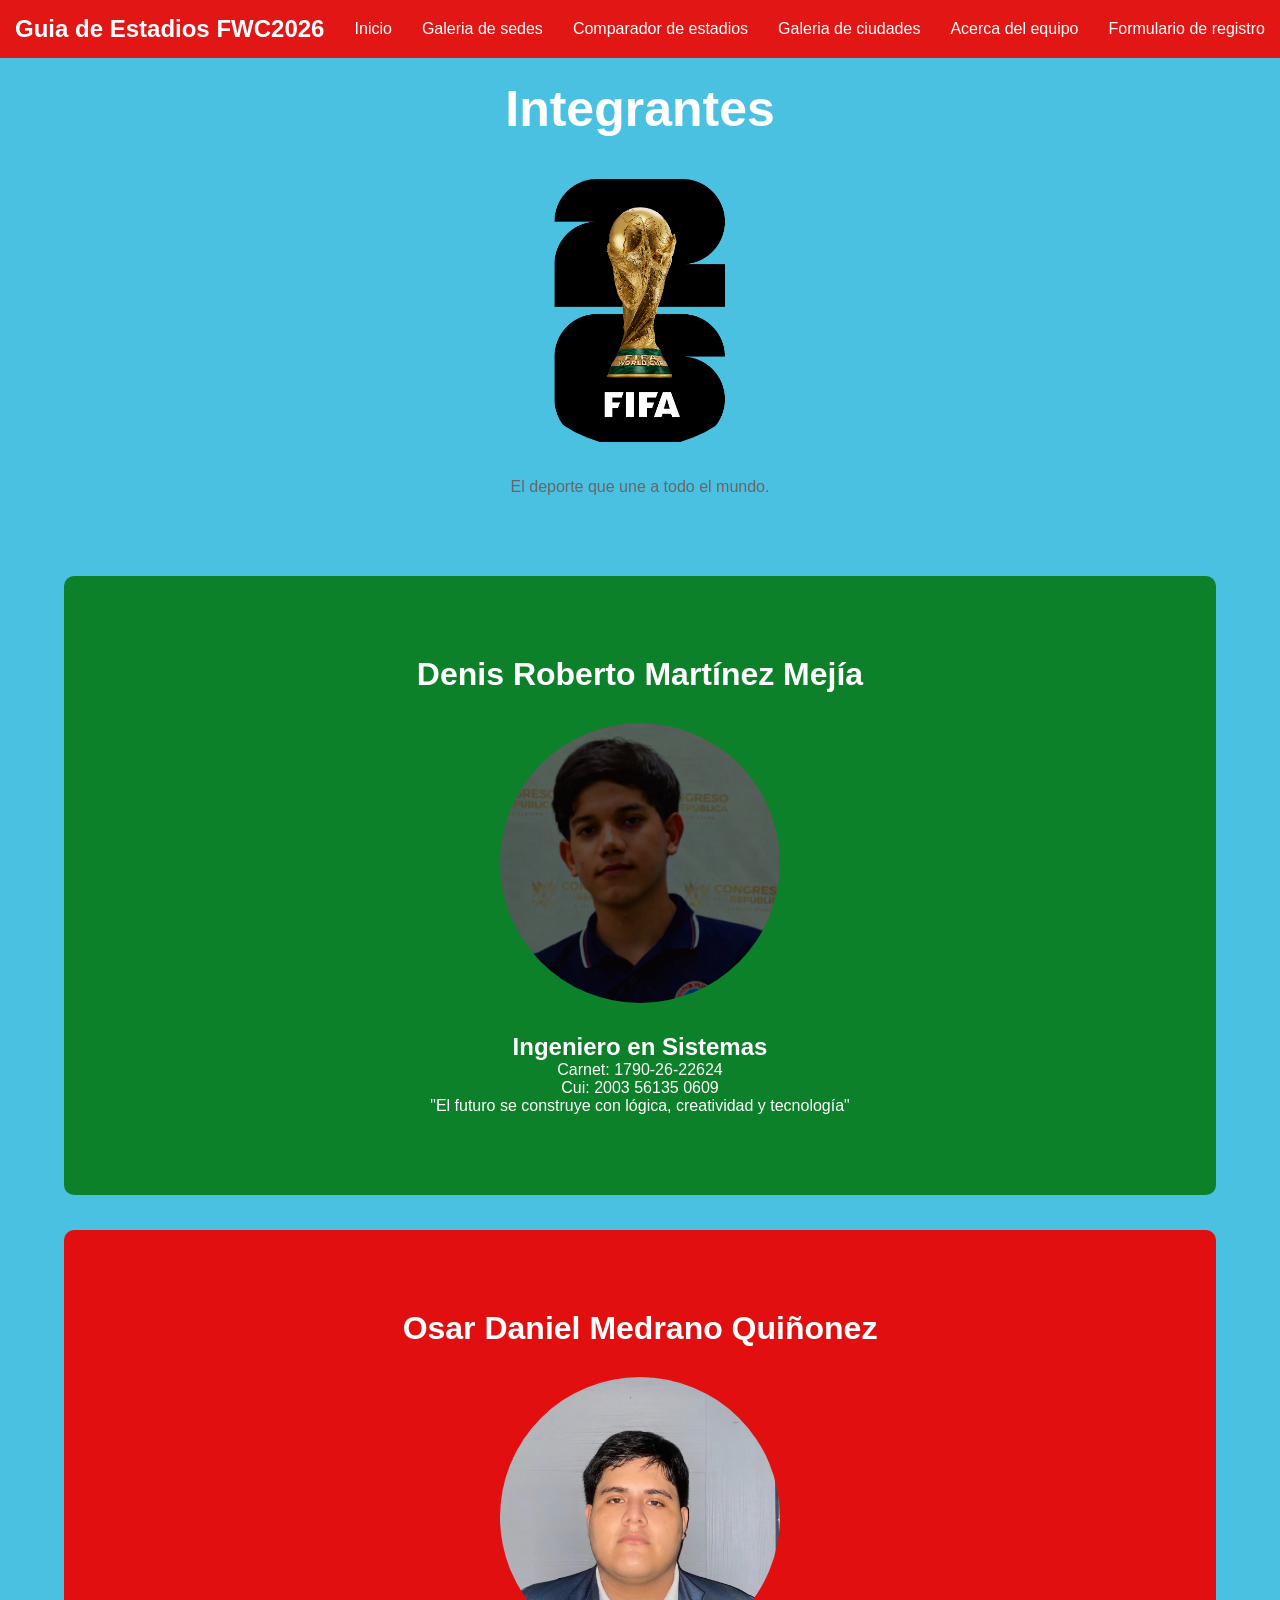
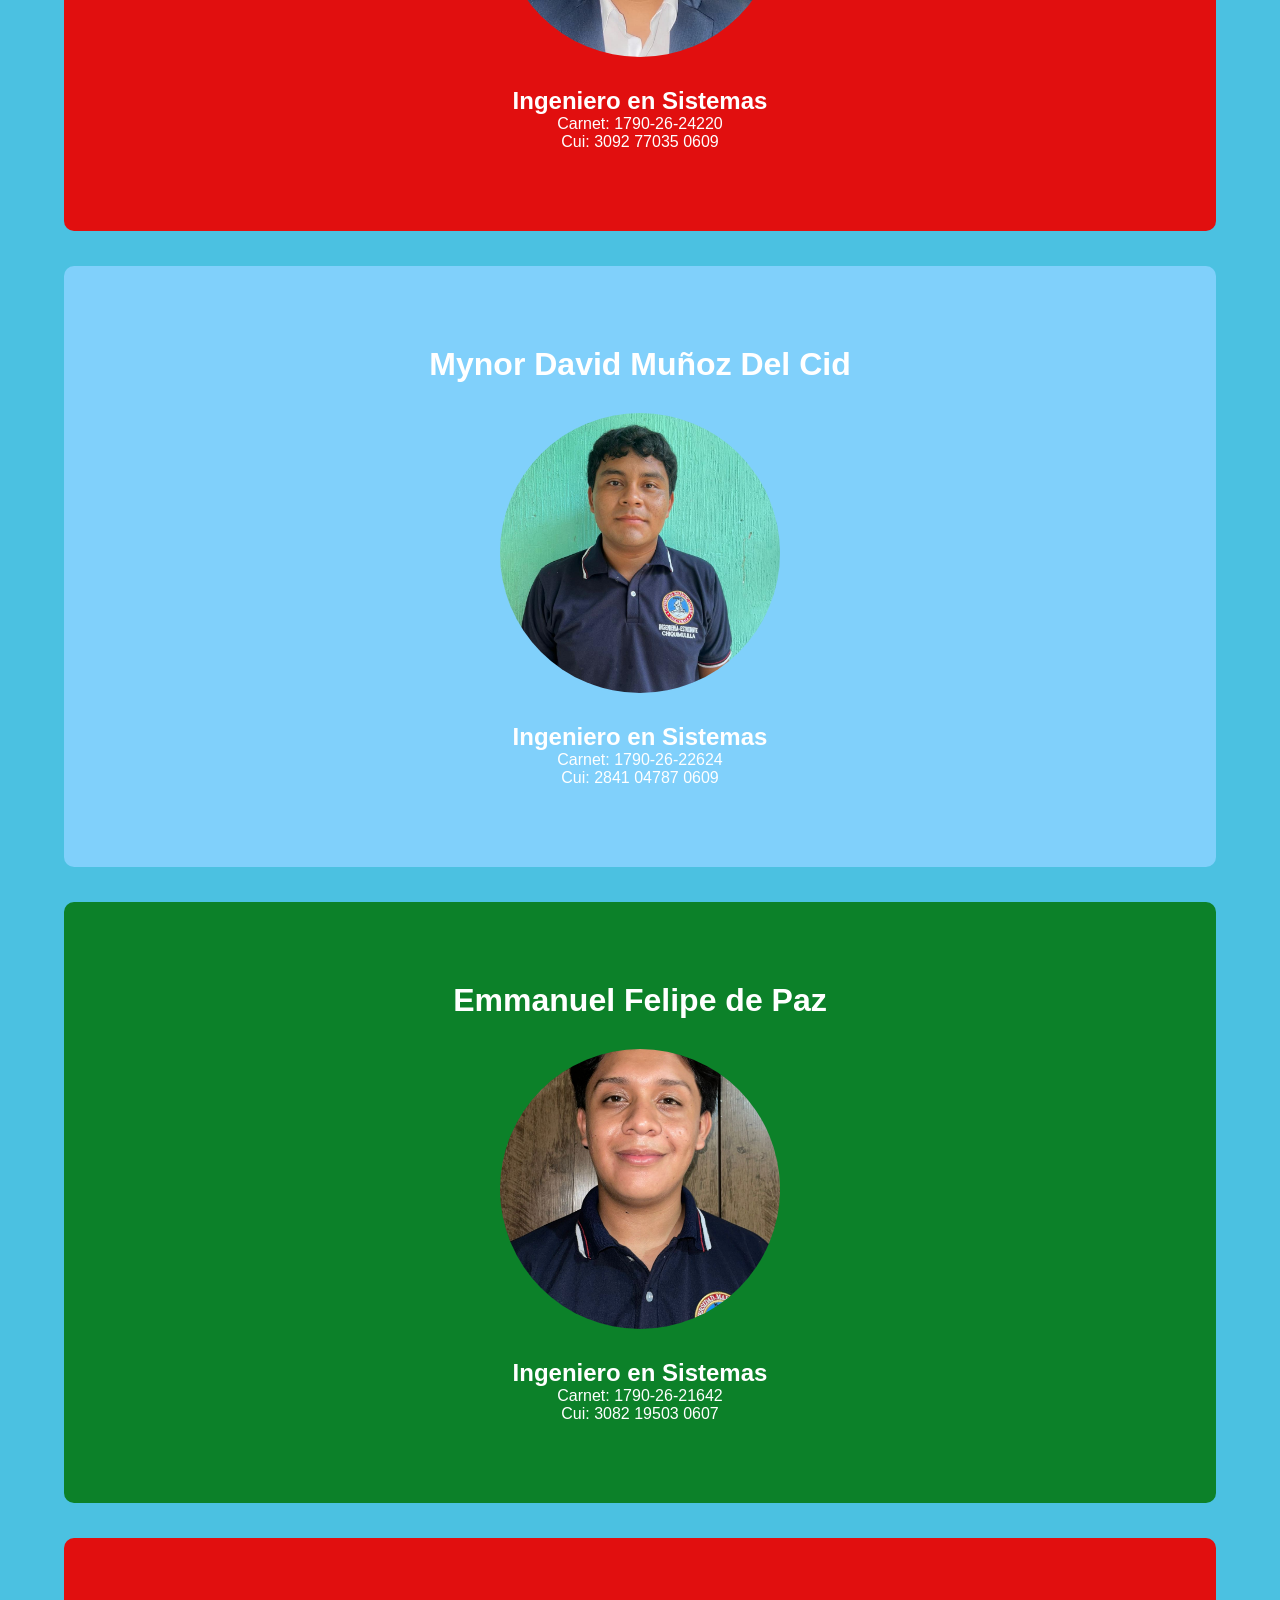
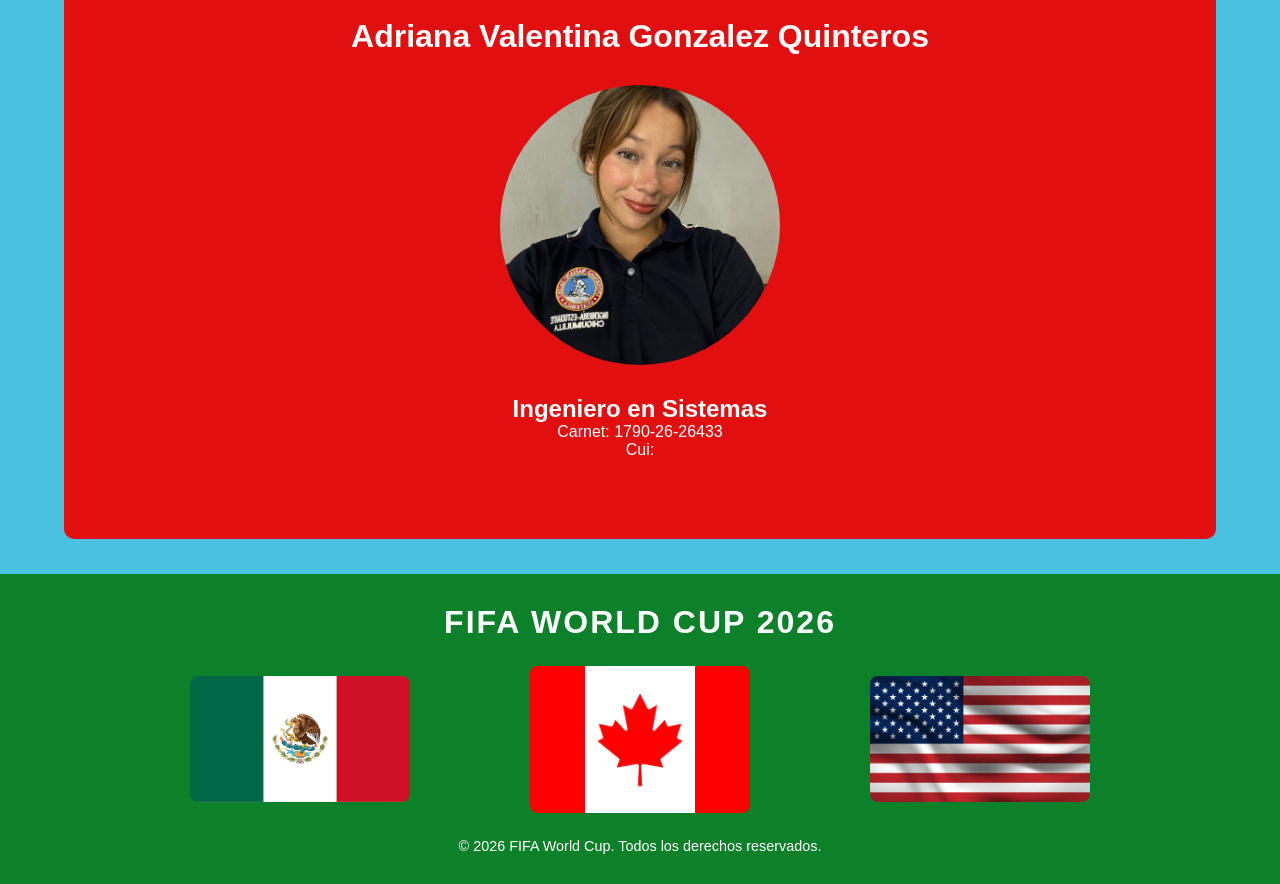
<file: integrantes.html>
<!DOCTYPE html>
<html lang="en">
<head>
    <meta charset="UTF-8">
    <meta name="viewport" content="width=device-width, initial-scale=1.0">
    <title>Document</title>
    <link rel="stylesheet" href="CSS/style.css">
</head>
<body>
    <nav>
    <h2>Guia de Estadios FWC2026</h2>
    <ul>
        <li><a href="index.html">Inicio</a></li>
        <li class="menu"><a href="sedes.html">Galeria de sedes</a></li>
        <li><a href="comparar.html">Comparador de estadios</a></li>
        <li><a href="ciudades.html">Galeria de ciudades</a></li>
        <li class="menu"><a href="">Acerca del equipo</a><ul class="submenu">
        <li><a href="integrantes.html">Integrantes del grupo</a></li>
        <li><a href="tecnologia.html">Tecnologías utilizadas</a></li>
        <li><a href="acerca.html">Acerca del proyecto</a></li>
    </ul>
</li>
        <li><a href="registro.html">Formulario de registro</a></li>
    </ul>
   </nav>
   <section class="hero">
        <h1>Integrantes</h1>
        <img src="img/Logo Mundial/logomundial.png" ="Logo" class="logo" >
        <p>El deporte que une a todo el mundo.</p>
    </section>
<div class="fondo-equip">
       <h1>Denis Roberto Martínez Mejía</h1>
       <img src="img/Equipo/denis.jpeg" alt="Denis" class="foto-equipo">
       <h2>Ingeniero en Sistemas</h2>
       <p>Carnet: 1790-26-22624</p>
       <p>Cui: 2003 56135 0609</p>
       <p>"El futuro se construye con lógica, creatividad y tecnología"</p>
       
      </div>
      <div class="fondo-equip1">
       <h1>Osar Daniel Medrano Quiñonez</h1>
       <img src="img/Equipo/oso.jpeg" alt="Oso" class="foto-equipo">
       <h2>Ingeniero en Sistemas</h2>
       <p>Carnet: 1790-26-24220</p>
       <p>Cui: 3092 77035 0609</p>
      </div>
      <div class="fondo-equip2">
       <h1>Mynor David Muñoz Del Cid</h1>
       <img src="img/Equipo/mynor.jpeg" alt="Mynor" class="foto-equipo">
       <h2>Ingeniero en Sistemas</h2>
       <p>Carnet: 1790-26-22624</p>
       <p>Cui: 2841 04787 0609</p>
      </div>
      <div class="fondo-equip">
       <h1>Emmanuel Felipe de Paz</h1>
       <img src="img/Equipo/emma.jpeg" alt="Emmanuel" class="foto-equipo">
       <h2>Ingeniero en Sistemas</h2>    
       <p>Carnet: 1790-26-21642</p>
       <p>Cui: 3082 19503 0607</p>
      </div>
      <div class="fondo-equip1">
       <h1>Adriana Valentina Gonzalez Quinteros</h1>
       <img src="img/Equipo/adriana.jpeg" alt="Adriana" class="foto-equipo">
       <h2>Ingeniero en Sistemas</h2>
       <p>Carnet: 1790-26-26433</p>
       <p>Cui:</p>
    </div> 
     <footer class="footer-worldcup">
    <h2>FIFA WORLD CUP 2026</h2>

    <div class="flags">
        <img src="img/Banderas/mexico.jpeg" alt="México">
        <img src="img/Banderas/canada.jpeg" alt="Canadá">
        <img src="img/Banderas/bandera-usa.jpg" alt="Estados Unidos">
    </div>

    <p>© 2026 FIFA World Cup. Todos los derechos reservados.</p>
</footer>   
</body>
</html>
</file>
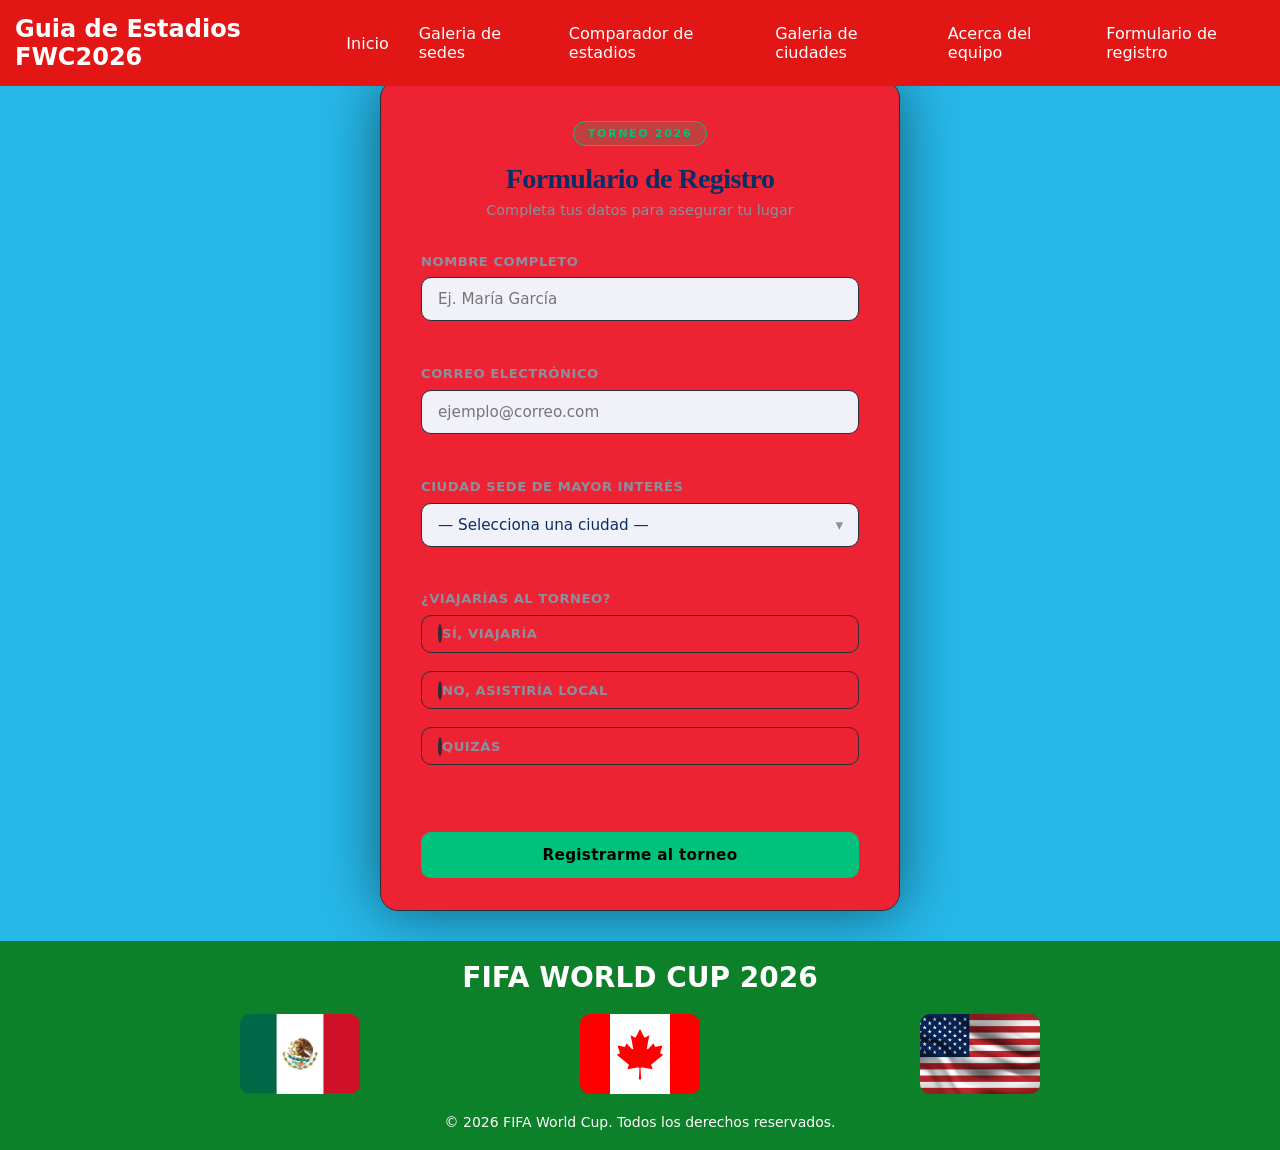
<file: registro.html>
<!DOCTYPE html>
<html lang="en">
<head>
    <meta charset="UTF-8">
    <meta name="viewport" content="width=device-width, initial-scale=1.0">
    <title>Document</title>
    <link rel="stylesheet" href="CSS/formulario.css">
    <script src="js/registro.js"></script>
</head>
<body>
    <nav>
    <h2>Guia de Estadios FWC2026</h2>
    <ul>
        <li><a href="index.html">Inicio</a></li>
        <li class="menu"><a href="sedes.html">Galeria de sedes</a></li>
        <li><a href="comparar.html">Comparador de estadios</a></li>
        <li><a href="ciudades.html">Galeria de ciudades</a></li>
        <li class="menu"><a href="">Acerca del equipo</a><ul class="submenu">
        <li><a href="integrantes.html">Integrantes del grupo</a></li>
        <li><a href="tecnologia.html">Tecnologías utilizadas</a></li>
        <li><a href="acerca.html">Acerca del proyecto</a></li>
    </ul>
</li>
        <li><a href="registro.html">Formulario de registro</a></li>
    </ul>
   </nav>
   <div class="wrapper">
    <header class="form-header">
      <span class="badge">TORNEO 2026</span>
      <h1>Formulario de Registro</h1>
      <p class="subtitle">Completa tus datos para asegurar tu lugar</p>
    </header>

    <form id="registroForm" novalidate>

      <!-- Nombre -->
      <div class="field">
        <label for="nombre">Nombre completo</label>
        <input
          type="text"
          id="nombre"
          name="nombre"
          placeholder="Ej. María García"
          autocomplete="name"
        />
        <span class="error" id="error-nombre"></span>
      </div>

      <!-- Correo -->
      <div class="field">
        <label for="correo">Correo electrónico</label>
        <input
          type="email"
          id="correo"
          name="correo"
          placeholder="ejemplo@correo.com"
          autocomplete="email"
        />
        <span class="error" id="error-correo"></span>
      </div>

      <!-- Ciudad sede -->
      <div class="field">
        <label for="ciudad">Ciudad sede de mayor interés</label>
        <div class="select-wrapper">
          <select id="ciudad" name="ciudad">
            <option value="">— Selecciona una ciudad —</option>
            <option value="ciudad-de-mexico">Ciudad de México</option>
            <option value="guadalajara">Guadalajara</option>
            <option value="monterrey">Monterrey</option>
            <option value="puebla">Puebla</option>
            <option value="tijuana">Tijuana</option>
            <option value="leon">León</option>
            <option value="juarez">Ciudad Juárez</option>
            <option value="merida">Mérida</option>
            <option value="san-luis-potosi">San Luis Potosí</option>
            <option value="torreon">Torreón</option>
            <option value="queretaro">Querétaro</option>
            <option value="cancun">Cancún</option>
            <option value="aguascalientes">Aguascalientes</option>
            <option value="morelia">Morelia</option>
            <option value="veracruz">Veracruz</option>
            <option value="chihuahua">Chihuahua</option>
          </select>
        </div>
        <span class="error" id="error-ciudad"></span>
      </div>

      <!-- ¿Viajaría? -->
      <div class="field">
        <label class="label-group">¿Viajarías al torneo?</label>
        <div class="radio-group">
          <label class="radio-option">
            <input type="radio" name="viaje" value="si" />
            <span class="radio-custom"></span>
            Sí, viajaría
          </label>
          <label class="radio-option">
            <input type="radio" name="viaje" value="no" />
            <span class="radio-custom"></span>
            No, asistiría local
          </label>
          <label class="radio-option">
            <input type="radio" name="viaje" value="quizas" />
            <span class="radio-custom"></span>
            Quizás
          </label>
        </div>
        <span class="error" id="error-viaje"></span>
      </div>

      <button type="submit" class="btn-submit">
        Registrarme al torneo
      </button>

    </form>

    <!-- Mensaje de éxito -->
    <div class="success-msg" id="successMsg" hidden>
      <div class="success-icon">✓</div>
      <h2>¡Registro exitoso!</h2>
      <p id="successDetail"></p>
      <button class="btn-reset" id="btnReset">Registrar otra persona</button>
    </div>
  </div>
   <footer>
    <h2>FIFA WORLD CUP 2026</h2>

    <div class="banderas">
        <img src="img/Banderas/mexico.jpeg" alt="México">
        <img src="img/Banderas/canada.jpeg" alt="Canadá">
        <img src="img/Banderas/bandera-usa.jpg" alt="Estados Unidos">
    </div>

    <p>© 2026 FIFA World Cup. Todos los derechos reservados.</p>
</footer>
</body>
</html>
</file>
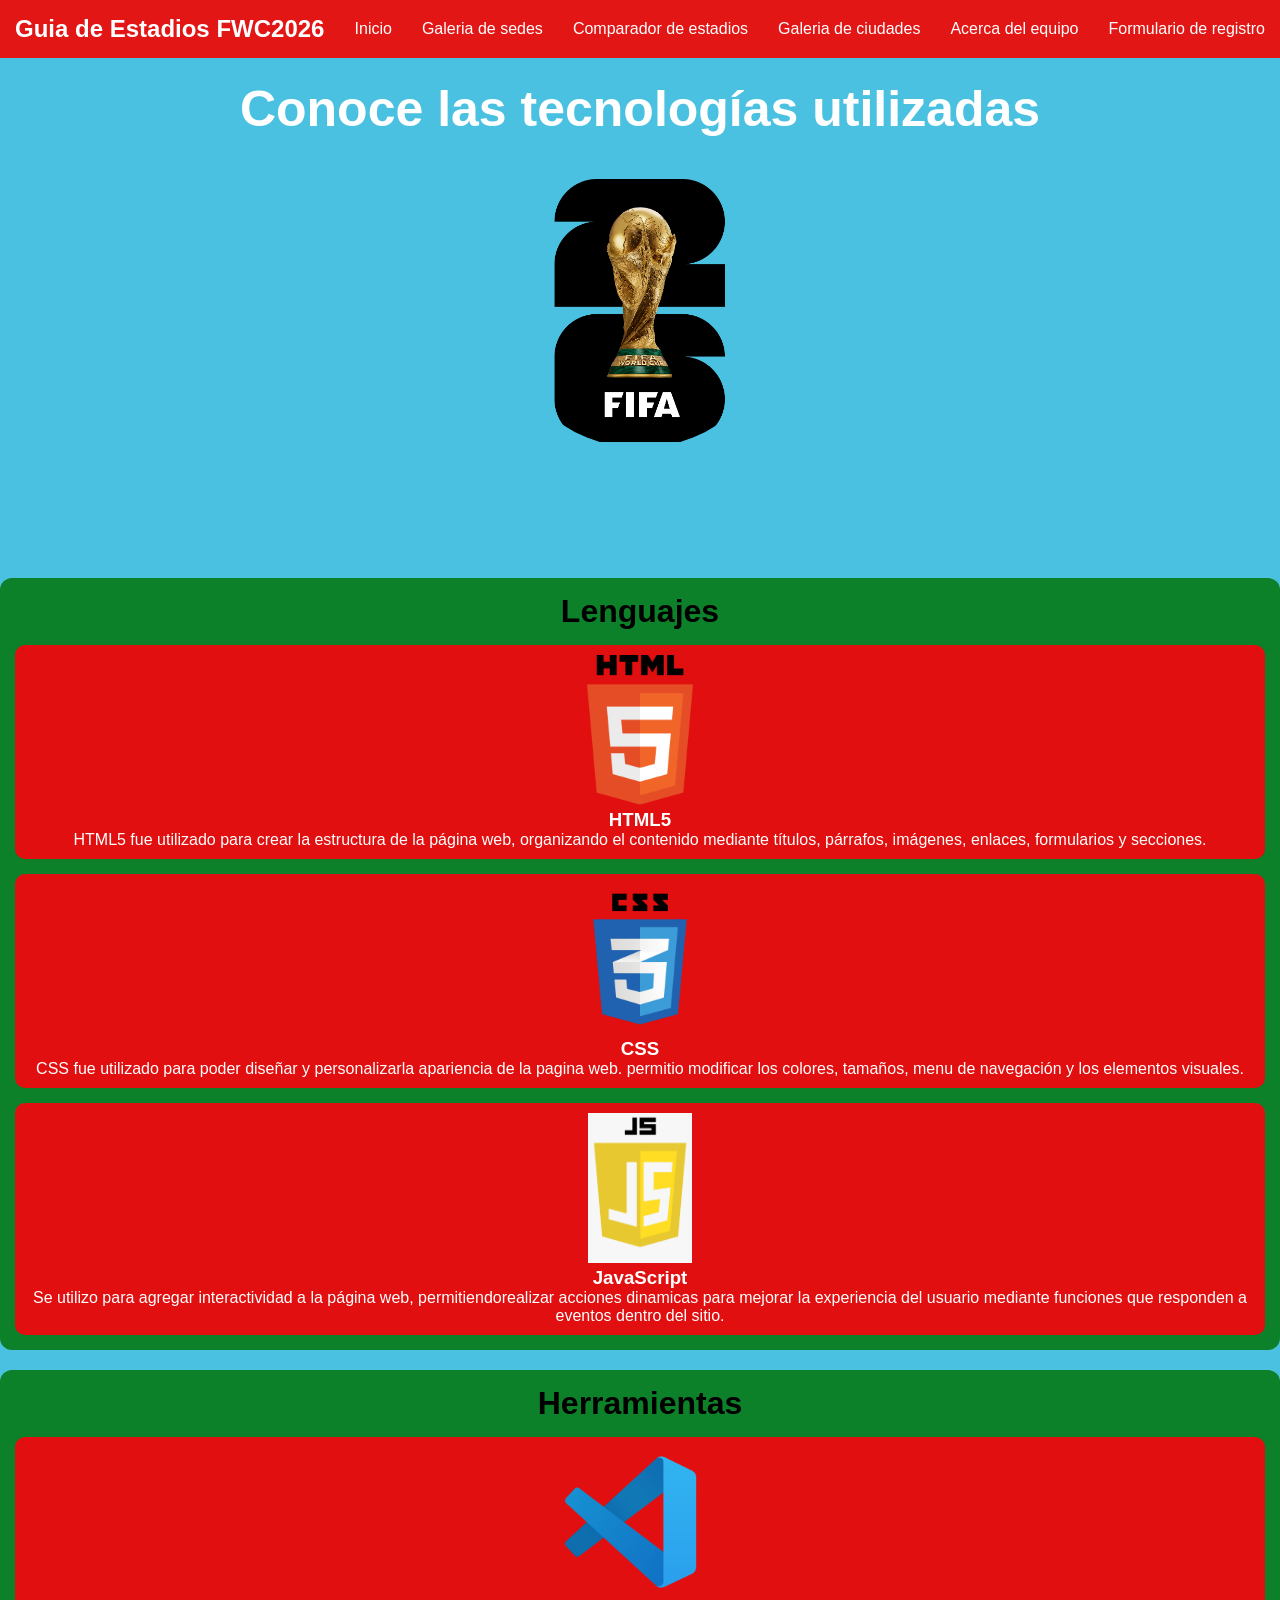
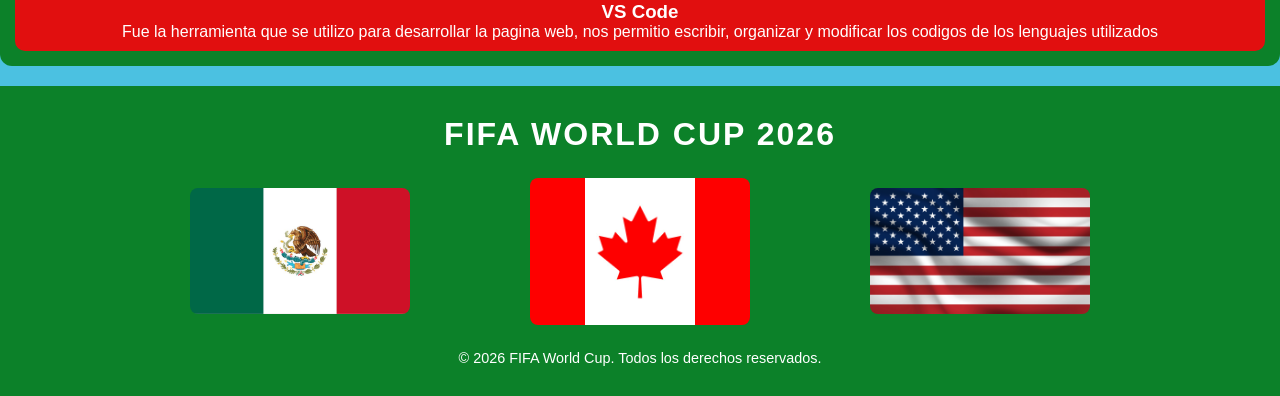
<file: tecnologia.html>
<!DOCTYPE html>
<html lang="en">
<head>
    <meta charset="UTF-8">
    <meta name="viewport" content="width=device-width, initial-scale=1.0">
    <title>Document</title>
    <link rel="stylesheet" href="CSS/style.css">
</head>
<body>
      <nav>
    <h2>Guia de Estadios FWC2026</h2>
    <ul>
        <li><a href="index.html">Inicio</a></li>
        <li class="menu"><a href="sedes.html">Galeria de sedes</a></li>
        <li><a href="comparar.html">Comparador de estadios</a></li>
        <li><a href="ciudades.html">Galeria de ciudades</a></li>
        <li class="menu"><a href="">Acerca del equipo</a><ul class="submenu">
        <li><a href="integrantes.html">Integrantes del grupo</a></li>
        <li><a href="tecnologia.html">Tecnologías utilizadas</a></li>
        <li><a href="acerca.html">Acerca del proyecto</a></li>
    </ul>
</li>
        <li><a href="registro.html">Formulario de registro</a></li>
    </ul>
   </nav>
   <section class="hero">
        <h1>Conoce las tecnologías utilizadas </h1>
        <img src="img/Logo Mundial/logomundial.png" ="Logo" class="logo" >
    </section>
    <div class="caja-grande">
        <h1>Lenguajes</h1>
        <div class="caja-pequeña">
            <img src="img/Tecnologias/html.png" alt=""> 
            <h3>HTML5</h3>
            <p>HTML5 fue utilizado para crear la estructura de la página web,
                organizando el contenido mediante títulos, párrafos, imágenes,
                enlaces, formularios y secciones.</p>
        </div>
         <div class="caja-pequeña">
            <img src="img/Tecnologias/css.png" alt=""> 
            <h3>CSS</h3>
            <p>CSS fue utilizado para poder diseñar y personalizarla apariencia de la pagina web.
               permitio modificar los colores, tamaños, menu de navegación y los elementos visuales.
            </p>
        </div>
        <div class="caja-pequeña">
            <img src="img/Tecnologias/jss.png" alt=""> 
            <h3>JavaScript</h3>
            <p>Se utilizo para agregar interactividad a la página web, permitiendorealizar acciones dinamicas 
               para mejorar la experiencia del usuario mediante funciones que responden a eventos dentro del sitio.
            </p>
        </div>
    </div>
        <div class="caja-grande">
        <h1>Herramientas</h1>
        <div class="caja-pequeña">
            <img src="img/Tecnologias/vscode.png" alt=""> 
            <h3>VS Code</h3>
            <p>Fue la herramienta que se utilizo para desarrollar la pagina web,
               nos permitio escribir, organizar y modificar los codigos de los lenguajes utilizados
            </p>
        </div>
    </div> 
    <footer class="footer-worldcup">
    <h2>FIFA WORLD CUP 2026</h2>

    <div class="flags">
        <img src="img/Banderas/mexico.jpeg" alt="México">
        <img src="img/Banderas/canada.jpeg" alt="Canadá">
        <img src="img/Banderas/bandera-usa.jpg" alt="Estados Unidos">
    </div>

    <p>© 2026 FIFA World Cup. Todos los derechos reservados.</p>
</footer>  
</body>
</html>
</file>
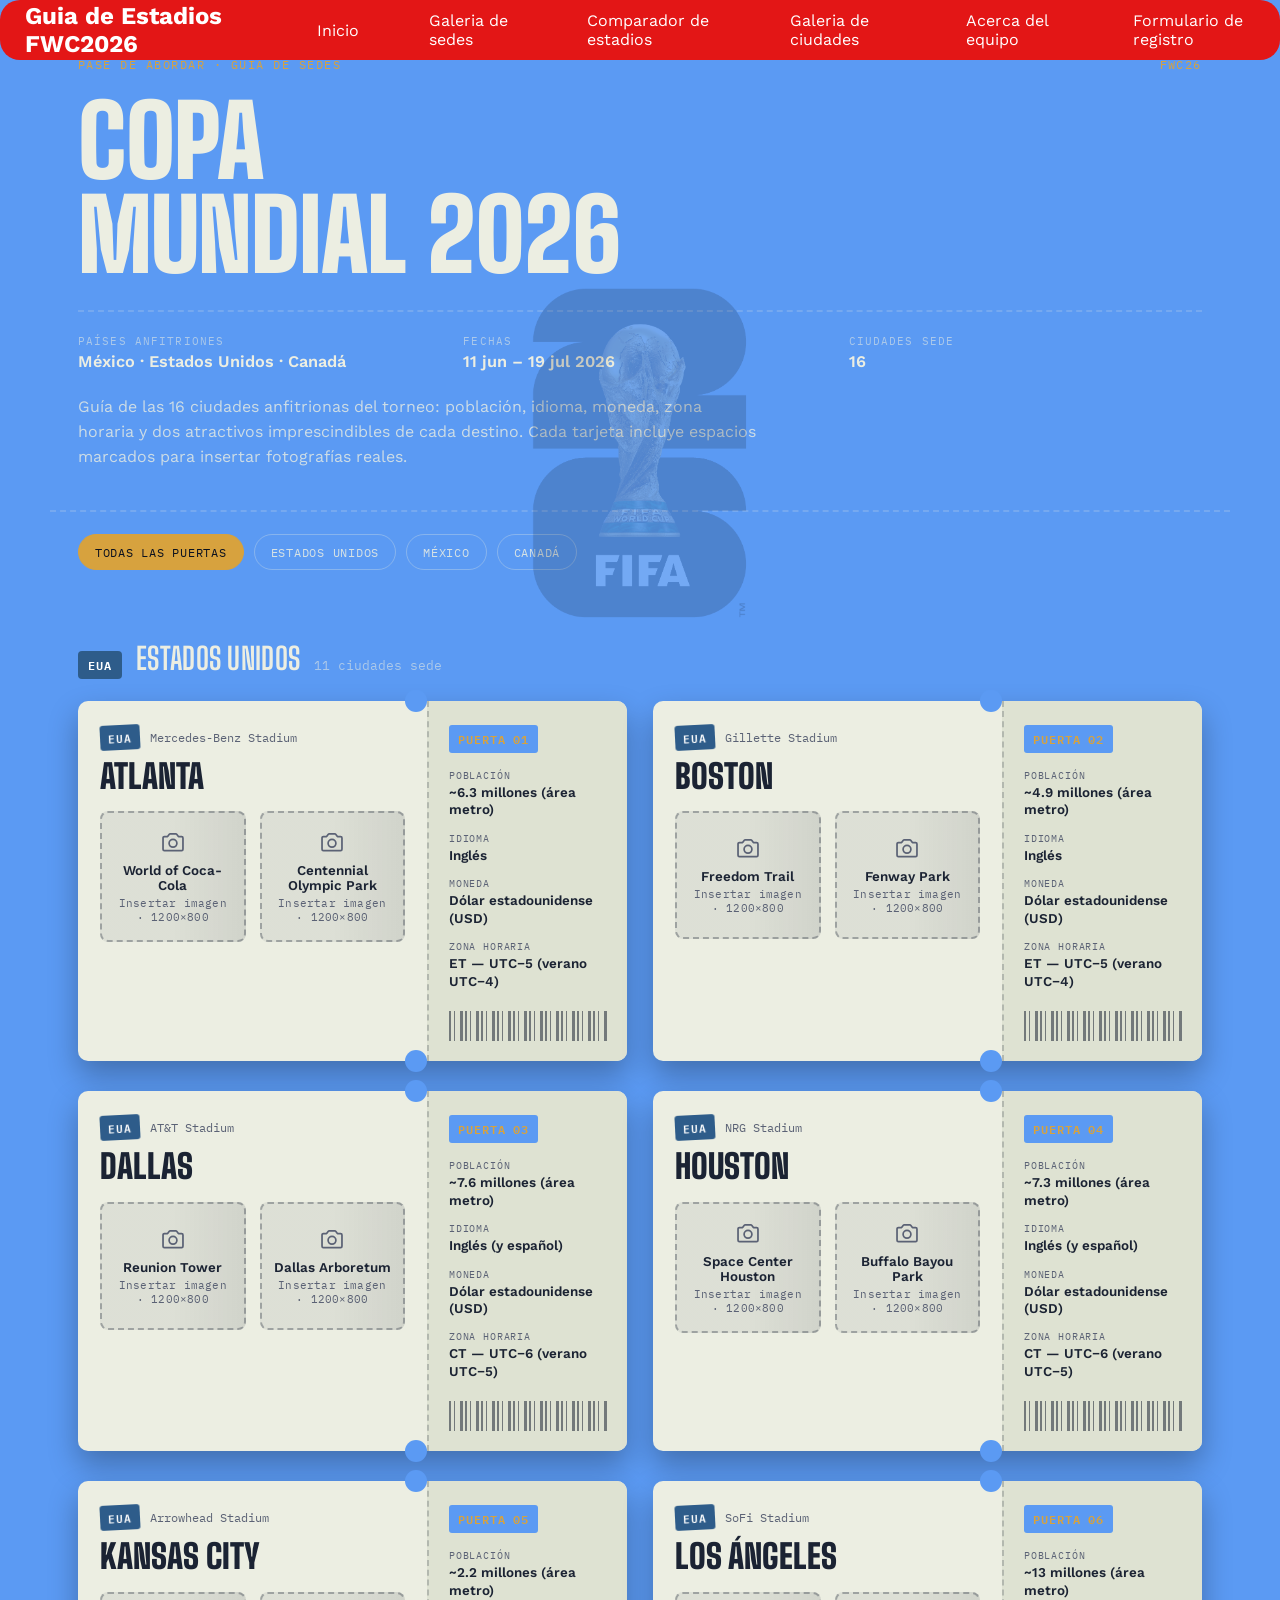
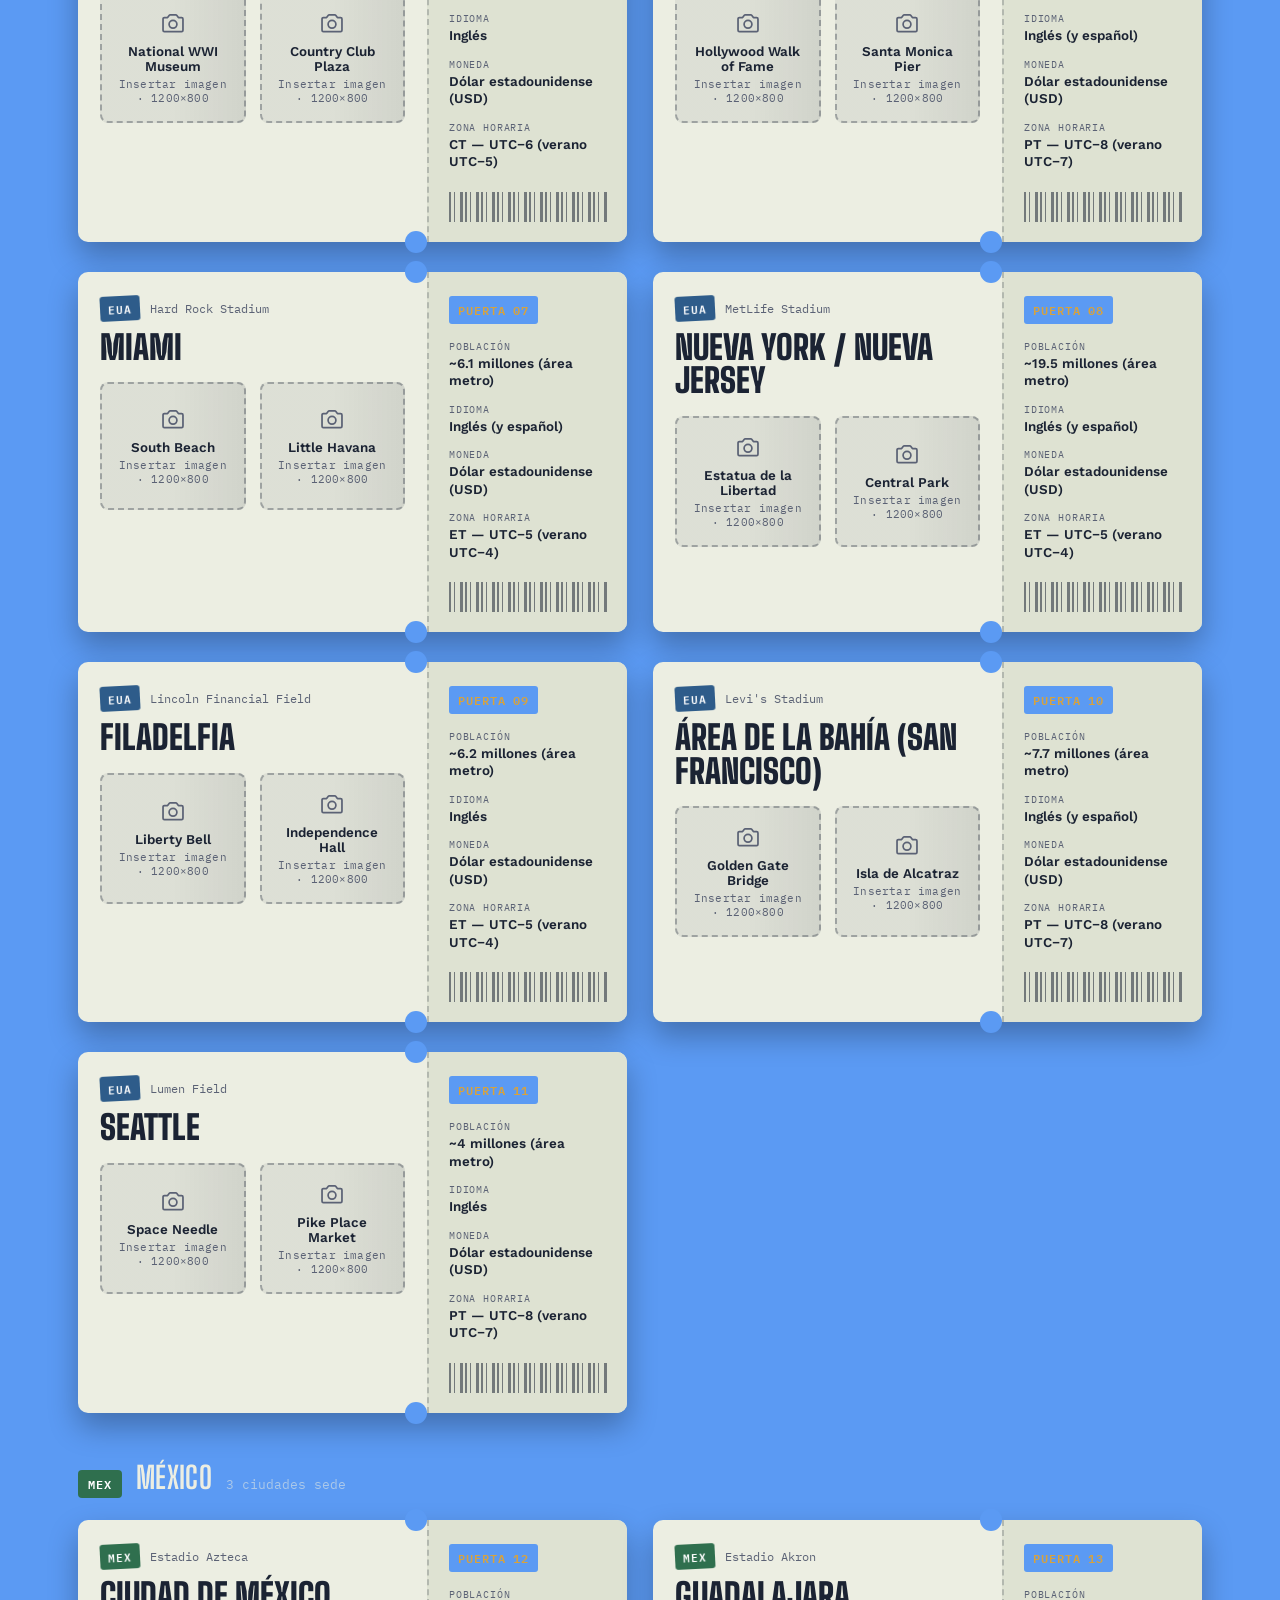
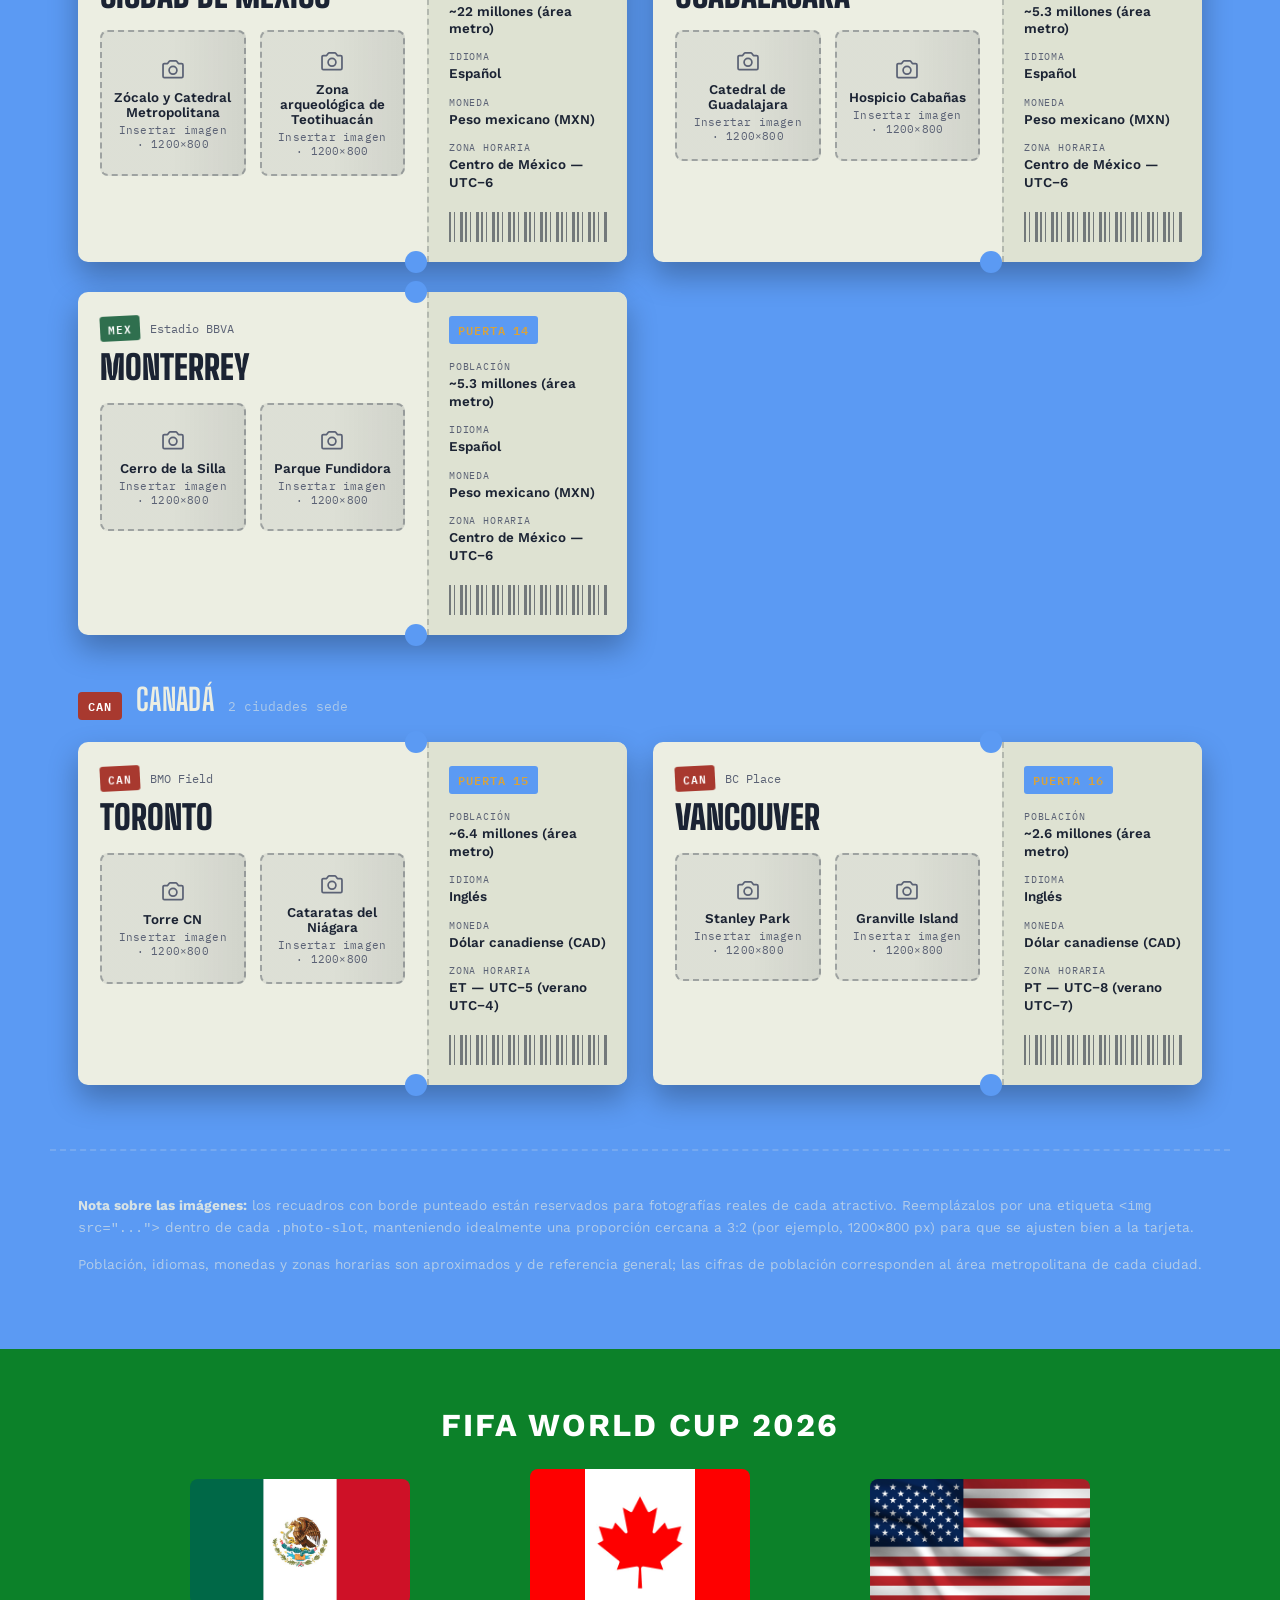
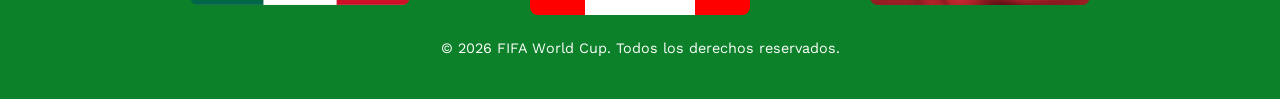
<file: Guia de estadios/ciudades.html>
<!DOCTYPE html>
<html lang="en">
<head>
    <meta charset="UTF-8">
    <meta name="viewport" content="width=device-width, initial-scale=1.0">
    <title>Document</title>
    <link rel="stylesheet" href="CSS/ciudades.css">
    <link rel="preconnect" href="https://fonts.googleapis.com">
    <link href="https://fonts.googleapis.com/css2?family=Big+Shoulders+Display:wght@700;900&family=IBM+Plex+Mono:wght@400;500;600&family=Work+Sans:wght@400;500;600;700&display=swap" rel="stylesheet">

</head>
<body>
    
   <nav>
    <h2>Guia de Estadios FWC2026</h2>
    <ul>
        <li><a href="index.html">Inicio</a></li>
        <li class="menu"><a href="sedes.html">Galeria de sedes</a></li>
        <li><a href="comparar.html">Comparador de estadios</a></li>
        <li><a href="ciudades.html">Galeria de ciudades</a></li>
        <li class="menu"><a href="">Acerca del equipo</a><ul class="submenu">
        <li><a href="integrantes.html">Integrantes del grupo</a></li>
        <li><a href="tecnologia.html">Tecnologías utilizadas</a></li>
        <li><a href="acerca.html">Acerca del proyecto</a></li>
    </ul>
</li>
        <li><a href="registro.html">Formulario de registro</a></li>
    </ul>
   </nav>
   <script src="js/script.js"></script>
   <svg style="display:none">
  <symbol id="icon-photo" viewBox="0 0 24 24" fill="none" stroke="currentColor" stroke-width="1.6" stroke-linecap="round" stroke-linejoin="round">
    <path d="M4 7h3l1.6-2.2a1 1 0 0 1 .8-.4h5.2a1 1 0 0 1 .8.4L17 7h3a1.2 1.2 0 0 1 1.2 1.2v10.6A1.2 1.2 0 0 1 20 20H4a1.2 1.2 0 0 1-1.2-1.2V8.2A1.2 1.2 0 0 1 4 7z"/>
    <circle cx="12" cy="13.2" r="3.6"/>
  </symbol>
</svg>

<header class="hero-ticket">
  <div class="hero-row">
    <span>PASE DE ABORDAR · GUÍA DE SEDES</span>
    <span>FWC26</span>
  </div>
  <h1 class="hero-title">Copa<br>Mundial 2026</h1>
  <div class="hero-meta">
    <div class="hero-field">
      <span class="field-label">Países anfitriones</span>
      <span class="field-value">México · Estados Unidos · Canadá</span>
    </div>
    <div class="hero-field">
      <span class="field-label">Fechas</span>
      <span class="field-value">11 jun – 19 jul 2026</span>
    </div>
    <div class="hero-field">
      <span class="field-label">Ciudades sede</span>
      <span class="field-value">16</span>
    </div>
  </div>
  <p class="hero-sub">Guía de las 16 ciudades anfitrionas del torneo: población, idioma, moneda, zona horaria y dos atractivos imprescindibles de cada destino. Cada tarjeta incluye espacios marcados para insertar fotografías reales.</p>
</header>

<section class="gate-filters">
  <button class="gate-btn active" data-filter="all">Todas las puertas</button>
  <button class="gate-btn" data-filter="usa">Estados Unidos</button>
  <button class="gate-btn" data-filter="mexico">México</button>
  <button class="gate-btn" data-filter="canada">Canadá</button>
</section>

<main class="terminal">

  <!-- ===================== ESTADOS UNIDOS ===================== -->
  <section class="country-group" data-country="usa">
    <div class="country-heading">
      <span class="country-tag">EUA</span>
      <h2>Estados Unidos</h2>
      <span class="country-count">11 ciudades sede</span>
    </div>
    <div class="tickets-grid">

      <article class="ticket" data-country="usa">
        <span class="notch notch-top"></span><span class="notch notch-bottom"></span>
        <div class="ticket-main">
          <div class="ticket-topline">
            <span class="stamp" data-ink="usa">EUA</span>
            <span class="venue">Mercedes-Benz Stadium</span>
          </div>
          <h3 class="city-name">Atlanta</h3>
          <div class="photo-row">
            <figure class="photo-slot" data-wiki="World of Coca-Cola">
              <svg class="slot-icon"><use href="#icon-photo"/></svg>
              <figcaption><strong>World of Coca-Cola</strong><span>Insertar imagen · 1200×800</span></figcaption>
            </figure>
            <figure class="photo-slot" data-wiki="Centennial Olympic Park">
              <svg class="slot-icon"><use href="#icon-photo"/></svg>
              <figcaption><strong>Centennial Olympic Park</strong><span>Insertar imagen · 1200×800</span></figcaption>
            </figure>
          </div>
        </div>
        <div class="ticket-stub">
          <span class="gate">PUERTA 01</span>
          <dl class="data-list">
            <div><dt>Población</dt><dd>~6.3 millones (área metro)</dd></div>
            <div><dt>Idioma</dt><dd>Inglés</dd></div>
            <div><dt>Moneda</dt><dd>Dólar estadounidense (USD)</dd></div>
            <div><dt>Zona horaria</dt><dd>ET — UTC−5 (verano UTC−4)</dd></div>
          </dl>
          <div class="barcode" aria-hidden="true"></div>
        </div>
      </article>

      <article class="ticket" data-country="usa">
        <span class="notch notch-top"></span><span class="notch notch-bottom"></span>
        <div class="ticket-main">
          <div class="ticket-topline">
            <span class="stamp" data-ink="usa">EUA</span>
            <span class="venue">Gillette Stadium</span>
          </div>
          <h3 class="city-name">Boston</h3>
          <div class="photo-row">
            <figure class="photo-slot" data-wiki="Freedom Trail">
              <svg class="slot-icon"><use href="#icon-photo"/></svg>
              <figcaption><strong>Freedom Trail</strong><span>Insertar imagen · 1200×800</span></figcaption>
            </figure>
            <figure class="photo-slot" data-wiki="Fenway Park">
              <svg class="slot-icon"><use href="#icon-photo"/></svg>
              <figcaption><strong>Fenway Park</strong><span>Insertar imagen · 1200×800</span></figcaption>
            </figure>
          </div>
        </div>
        <div class="ticket-stub">
          <span class="gate">PUERTA 02</span>
          <dl class="data-list">
            <div><dt>Población</dt><dd>~4.9 millones (área metro)</dd></div>
            <div><dt>Idioma</dt><dd>Inglés</dd></div>
            <div><dt>Moneda</dt><dd>Dólar estadounidense (USD)</dd></div>
            <div><dt>Zona horaria</dt><dd>ET — UTC−5 (verano UTC−4)</dd></div>
          </dl>
          <div class="barcode" aria-hidden="true"></div>
        </div>
      </article>

      <article class="ticket" data-country="usa">
        <span class="notch notch-top"></span><span class="notch notch-bottom"></span>
        <div class="ticket-main">
          <div class="ticket-topline">
            <span class="stamp" data-ink="usa">EUA</span>
            <span class="venue">AT&amp;T Stadium</span>
          </div>
          <h3 class="city-name">Dallas</h3>
          <div class="photo-row">
            <figure class="photo-slot" data-wiki="Reunion Tower">
              <svg class="slot-icon"><use href="#icon-photo"/></svg>
              <figcaption><strong>Reunion Tower</strong><span>Insertar imagen · 1200×800</span></figcaption>
            </figure>
            <figure class="photo-slot" data-wiki="Dallas Arboretum and Botanical Garden">
              <svg class="slot-icon"><use href="#icon-photo"/></svg>
              <figcaption><strong>Dallas Arboretum</strong><span>Insertar imagen · 1200×800</span></figcaption>
            </figure>
          </div>
        </div>
        <div class="ticket-stub">
          <span class="gate">PUERTA 03</span>
          <dl class="data-list">
            <div><dt>Población</dt><dd>~7.6 millones (área metro)</dd></div>
            <div><dt>Idioma</dt><dd>Inglés (y español)</dd></div>
            <div><dt>Moneda</dt><dd>Dólar estadounidense (USD)</dd></div>
            <div><dt>Zona horaria</dt><dd>CT — UTC−6 (verano UTC−5)</dd></div>
          </dl>
          <div class="barcode" aria-hidden="true"></div>
        </div>
      </article>

      <article class="ticket" data-country="usa">
        <span class="notch notch-top"></span><span class="notch notch-bottom"></span>
        <div class="ticket-main">
          <div class="ticket-topline">
            <span class="stamp" data-ink="usa">EUA</span>
            <span class="venue">NRG Stadium</span>
          </div>
          <h3 class="city-name">Houston</h3>
          <div class="photo-row">
            <figure class="photo-slot" data-wiki="Space Center Houston">
              <svg class="slot-icon"><use href="#icon-photo"/></svg>
              <figcaption><strong>Space Center Houston</strong><span>Insertar imagen · 1200×800</span></figcaption>
            </figure>
            <figure class="photo-slot" data-wiki="Buffalo Bayou Park">
              <svg class="slot-icon"><use href="#icon-photo"/></svg>
              <figcaption><strong>Buffalo Bayou Park</strong><span>Insertar imagen · 1200×800</span></figcaption>
            </figure>
          </div>
        </div>
        <div class="ticket-stub">
          <span class="gate">PUERTA 04</span>
          <dl class="data-list">
            <div><dt>Población</dt><dd>~7.3 millones (área metro)</dd></div>
            <div><dt>Idioma</dt><dd>Inglés (y español)</dd></div>
            <div><dt>Moneda</dt><dd>Dólar estadounidense (USD)</dd></div>
            <div><dt>Zona horaria</dt><dd>CT — UTC−6 (verano UTC−5)</dd></div>
          </dl>
          <div class="barcode" aria-hidden="true"></div>
        </div>
      </article>

      <article class="ticket" data-country="usa">
        <span class="notch notch-top"></span><span class="notch notch-bottom"></span>
        <div class="ticket-main">
          <div class="ticket-topline">
            <span class="stamp" data-ink="usa">EUA</span>
            <span class="venue">Arrowhead Stadium</span>
          </div>
          <h3 class="city-name">Kansas City</h3>
          <div class="photo-row">
            <figure class="photo-slot" data-wiki="National World War I Museum and Memorial">
              <svg class="slot-icon"><use href="#icon-photo"/></svg>
              <figcaption><strong>National WWI Museum</strong><span>Insertar imagen · 1200×800</span></figcaption>
            </figure>
            <figure class="photo-slot" data-wiki="Country Club Plaza">
              <svg class="slot-icon"><use href="#icon-photo"/></svg>
              <figcaption><strong>Country Club Plaza</strong><span>Insertar imagen · 1200×800</span></figcaption>
            </figure>
          </div>
        </div>
        <div class="ticket-stub">
          <span class="gate">PUERTA 05</span>
          <dl class="data-list">
            <div><dt>Población</dt><dd>~2.2 millones (área metro)</dd></div>
            <div><dt>Idioma</dt><dd>Inglés</dd></div>
            <div><dt>Moneda</dt><dd>Dólar estadounidense (USD)</dd></div>
            <div><dt>Zona horaria</dt><dd>CT — UTC−6 (verano UTC−5)</dd></div>
          </dl>
          <div class="barcode" aria-hidden="true"></div>
        </div>
      </article>

      <article class="ticket" data-country="usa">
        <span class="notch notch-top"></span><span class="notch notch-bottom"></span>
        <div class="ticket-main">
          <div class="ticket-topline">
            <span class="stamp" data-ink="usa">EUA</span>
            <span class="venue">SoFi Stadium</span>
          </div>
          <h3 class="city-name">Los Ángeles</h3>
          <div class="photo-row">
            <figure class="photo-slot" data-wiki="Hollywood Walk of Fame">
              <svg class="slot-icon"><use href="#icon-photo"/></svg>
              <figcaption><strong>Hollywood Walk of Fame</strong><span>Insertar imagen · 1200×800</span></figcaption>
            </figure>
            <figure class="photo-slot" data-wiki="Santa Monica Pier">
              <svg class="slot-icon"><use href="#icon-photo"/></svg>
              <figcaption><strong>Santa Monica Pier</strong><span>Insertar imagen · 1200×800</span></figcaption>
            </figure>
          </div>
        </div>
        <div class="ticket-stub">
          <span class="gate">PUERTA 06</span>
          <dl class="data-list">
            <div><dt>Población</dt><dd>~13 millones (área metro)</dd></div>
            <div><dt>Idioma</dt><dd>Inglés (y español)</dd></div>
            <div><dt>Moneda</dt><dd>Dólar estadounidense (USD)</dd></div>
            <div><dt>Zona horaria</dt><dd>PT — UTC−8 (verano UTC−7)</dd></div>
          </dl>
          <div class="barcode" aria-hidden="true"></div>
        </div>
      </article>

      <article class="ticket" data-country="usa">
        <span class="notch notch-top"></span><span class="notch notch-bottom"></span>
        <div class="ticket-main">
          <div class="ticket-topline">
            <span class="stamp" data-ink="usa">EUA</span>
            <span class="venue">Hard Rock Stadium</span>
          </div>
          <h3 class="city-name">Miami</h3>
          <div class="photo-row">
            <figure class="photo-slot" data-wiki="South Beach, Miami Beach">
              <svg class="slot-icon"><use href="#icon-photo"/></svg>
              <figcaption><strong>South Beach</strong><span>Insertar imagen · 1200×800</span></figcaption>
            </figure>
            <figure class="photo-slot" data-wiki="Little Havana">
              <svg class="slot-icon"><use href="#icon-photo"/></svg>
              <figcaption><strong>Little Havana</strong><span>Insertar imagen · 1200×800</span></figcaption>
            </figure>
          </div>
        </div>
        <div class="ticket-stub">
          <span class="gate">PUERTA 07</span>
          <dl class="data-list">
            <div><dt>Población</dt><dd>~6.1 millones (área metro)</dd></div>
            <div><dt>Idioma</dt><dd>Inglés (y español)</dd></div>
            <div><dt>Moneda</dt><dd>Dólar estadounidense (USD)</dd></div>
            <div><dt>Zona horaria</dt><dd>ET — UTC−5 (verano UTC−4)</dd></div>
          </dl>
          <div class="barcode" aria-hidden="true"></div>
        </div>
      </article>

      <article class="ticket" data-country="usa">
        <span class="notch notch-top"></span><span class="notch notch-bottom"></span>
        <div class="ticket-main">
          <div class="ticket-topline">
            <span class="stamp" data-ink="usa">EUA</span>
            <span class="venue">MetLife Stadium</span>
          </div>
          <h3 class="city-name">Nueva York / Nueva Jersey</h3>
          <div class="photo-row">
            <figure class="photo-slot" data-wiki="Statue of Liberty">
              <svg class="slot-icon"><use href="#icon-photo"/></svg>
              <figcaption><strong>Estatua de la Libertad</strong><span>Insertar imagen · 1200×800</span></figcaption>
            </figure>
            <figure class="photo-slot" data-wiki="Central Park">
              <svg class="slot-icon"><use href="#icon-photo"/></svg>
              <figcaption><strong>Central Park</strong><span>Insertar imagen · 1200×800</span></figcaption>
            </figure>
          </div>
        </div>
        <div class="ticket-stub">
          <span class="gate">PUERTA 08</span>
          <dl class="data-list">
            <div><dt>Población</dt><dd>~19.5 millones (área metro)</dd></div>
            <div><dt>Idioma</dt><dd>Inglés (y español)</dd></div>
            <div><dt>Moneda</dt><dd>Dólar estadounidense (USD)</dd></div>
            <div><dt>Zona horaria</dt><dd>ET — UTC−5 (verano UTC−4)</dd></div>
          </dl>
          <div class="barcode" aria-hidden="true"></div>
        </div>
      </article>

      <article class="ticket" data-country="usa">
        <span class="notch notch-top"></span><span class="notch notch-bottom"></span>
        <div class="ticket-main">
          <div class="ticket-topline">
            <span class="stamp" data-ink="usa">EUA</span>
            <span class="venue">Lincoln Financial Field</span>
          </div>
          <h3 class="city-name">Filadelfia</h3>
          <div class="photo-row">
            <figure class="photo-slot" data-wiki="Liberty Bell">
              <svg class="slot-icon"><use href="#icon-photo"/></svg>
              <figcaption><strong>Liberty Bell</strong><span>Insertar imagen · 1200×800</span></figcaption>
            </figure>
            <figure class="photo-slot" data-wiki="Independence Hall">
              <svg class="slot-icon"><use href="#icon-photo"/></svg>
              <figcaption><strong>Independence Hall</strong><span>Insertar imagen · 1200×800</span></figcaption>
            </figure>
          </div>
        </div>
        <div class="ticket-stub">
          <span class="gate">PUERTA 09</span>
          <dl class="data-list">
            <div><dt>Población</dt><dd>~6.2 millones (área metro)</dd></div>
            <div><dt>Idioma</dt><dd>Inglés</dd></div>
            <div><dt>Moneda</dt><dd>Dólar estadounidense (USD)</dd></div>
            <div><dt>Zona horaria</dt><dd>ET — UTC−5 (verano UTC−4)</dd></div>
          </dl>
          <div class="barcode" aria-hidden="true"></div>
        </div>
      </article>

      <article class="ticket" data-country="usa">
        <span class="notch notch-top"></span><span class="notch notch-bottom"></span>
        <div class="ticket-main">
          <div class="ticket-topline">
            <span class="stamp" data-ink="usa">EUA</span>
            <span class="venue">Levi's Stadium</span>
          </div>
          <h3 class="city-name">Área de la Bahía (San Francisco)</h3>
          <div class="photo-row">
            <figure class="photo-slot" data-wiki="Golden Gate Bridge">
              <svg class="slot-icon"><use href="#icon-photo"/></svg>
              <figcaption><strong>Golden Gate Bridge</strong><span>Insertar imagen · 1200×800</span></figcaption>
            </figure>
            <figure class="photo-slot" data-wiki="Alcatraz Island">
              <svg class="slot-icon"><use href="#icon-photo"/></svg>
              <figcaption><strong>Isla de Alcatraz</strong><span>Insertar imagen · 1200×800</span></figcaption>
            </figure>
          </div>
        </div>
        <div class="ticket-stub">
          <span class="gate">PUERTA 10</span>
          <dl class="data-list">
            <div><dt>Población</dt><dd>~7.7 millones (área metro)</dd></div>
            <div><dt>Idioma</dt><dd>Inglés (y español)</dd></div>
            <div><dt>Moneda</dt><dd>Dólar estadounidense (USD)</dd></div>
            <div><dt>Zona horaria</dt><dd>PT — UTC−8 (verano UTC−7)</dd></div>
          </dl>
          <div class="barcode" aria-hidden="true"></div>
        </div>
      </article>

      <article class="ticket" data-country="usa">
        <span class="notch notch-top"></span><span class="notch notch-bottom"></span>
        <div class="ticket-main">
          <div class="ticket-topline">
            <span class="stamp" data-ink="usa">EUA</span>
            <span class="venue">Lumen Field</span>
          </div>
          <h3 class="city-name">Seattle</h3>
          <div class="photo-row">
            <figure class="photo-slot" data-wiki="Space Needle">
              <svg class="slot-icon"><use href="#icon-photo"/></svg>
              <figcaption><strong>Space Needle</strong><span>Insertar imagen · 1200×800</span></figcaption>
            </figure>
            <figure class="photo-slot" data-wiki="Pike Place Market">
              <svg class="slot-icon"><use href="#icon-photo"/></svg>
              <figcaption><strong>Pike Place Market</strong><span>Insertar imagen · 1200×800</span></figcaption>
            </figure>
          </div>
        </div>
        <div class="ticket-stub">
          <span class="gate">PUERTA 11</span>
          <dl class="data-list">
            <div><dt>Población</dt><dd>~4 millones (área metro)</dd></div>
            <div><dt>Idioma</dt><dd>Inglés</dd></div>
            <div><dt>Moneda</dt><dd>Dólar estadounidense (USD)</dd></div>
            <div><dt>Zona horaria</dt><dd>PT — UTC−8 (verano UTC−7)</dd></div>
          </dl>
          <div class="barcode" aria-hidden="true"></div>
        </div>
      </article>

    </div>
  </section>

  <!-- ===================== MÉXICO ===================== -->
  <section class="country-group" data-country="mexico">
    <div class="country-heading">
      <span class="country-tag">MEX</span>
      <h2>México</h2>
      <span class="country-count">3 ciudades sede</span>
    </div>
    <div class="tickets-grid">

      <article class="ticket" data-country="mexico">
        <span class="notch notch-top"></span><span class="notch notch-bottom"></span>
        <div class="ticket-main">
          <div class="ticket-topline">
            <span class="stamp" data-ink="mexico">MEX</span>
            <span class="venue">Estadio Azteca</span>
          </div>
          <h3 class="city-name">Ciudad de México</h3>
          <div class="photo-row">
            <figure class="photo-slot" data-wiki="Mexico City Metropolitan Cathedral">
              <svg class="slot-icon"><use href="#icon-photo"/></svg>
              <figcaption><strong>Zócalo y Catedral Metropolitana</strong><span>Insertar imagen · 1200×800</span></figcaption>
            </figure>
            <figure class="photo-slot" data-wiki="Teotihuacan">
              <svg class="slot-icon"><use href="#icon-photo"/></svg>
              <figcaption><strong>Zona arqueológica de Teotihuacán</strong><span>Insertar imagen · 1200×800</span></figcaption>
            </figure>
          </div>
        </div>
        <div class="ticket-stub">
          <span class="gate">PUERTA 12</span>
          <dl class="data-list">
            <div><dt>Población</dt><dd>~22 millones (área metro)</dd></div>
            <div><dt>Idioma</dt><dd>Español</dd></div>
            <div><dt>Moneda</dt><dd>Peso mexicano (MXN)</dd></div>
            <div><dt>Zona horaria</dt><dd>Centro de México — UTC−6</dd></div>
          </dl>
          <div class="barcode" aria-hidden="true"></div>
        </div>
      </article>

      <article class="ticket" data-country="mexico">
        <span class="notch notch-top"></span><span class="notch notch-bottom"></span>
        <div class="ticket-main">
          <div class="ticket-topline">
            <span class="stamp" data-ink="mexico">MEX</span>
            <span class="venue">Estadio Akron</span>
          </div>
          <h3 class="city-name">Guadalajara</h3>
          <div class="photo-row">
            <figure class="photo-slot" data-wiki="Guadalajara Cathedral">
              <svg class="slot-icon"><use href="#icon-photo"/></svg>
              <figcaption><strong>Catedral de Guadalajara</strong><span>Insertar imagen · 1200×800</span></figcaption>
            </figure>
            <figure class="photo-slot" data-wiki="Hospicio Cabañas">
              <svg class="slot-icon"><use href="#icon-photo"/></svg>
              <figcaption><strong>Hospicio Cabañas</strong><span>Insertar imagen · 1200×800</span></figcaption>
            </figure>
          </div>
        </div>
        <div class="ticket-stub">
          <span class="gate">PUERTA 13</span>
          <dl class="data-list">
            <div><dt>Población</dt><dd>~5.3 millones (área metro)</dd></div>
            <div><dt>Idioma</dt><dd>Español</dd></div>
            <div><dt>Moneda</dt><dd>Peso mexicano (MXN)</dd></div>
            <div><dt>Zona horaria</dt><dd>Centro de México — UTC−6</dd></div>
          </dl>
          <div class="barcode" aria-hidden="true"></div>
        </div>
      </article>

      <article class="ticket" data-country="mexico">
        <span class="notch notch-top"></span><span class="notch notch-bottom"></span>
        <div class="ticket-main">
          <div class="ticket-topline">
            <span class="stamp" data-ink="mexico">MEX</span>
            <span class="venue">Estadio BBVA</span>
          </div>
          <h3 class="city-name">Monterrey</h3>
          <div class="photo-row">
            <figure class="photo-slot" data-wiki="Cerro de la Silla">
              <svg class="slot-icon"><use href="#icon-photo"/></svg>
              <figcaption><strong>Cerro de la Silla</strong><span>Insertar imagen · 1200×800</span></figcaption>
            </figure>
            <figure class="photo-slot" data-wiki="Parque Fundidora">
              <svg class="slot-icon"><use href="#icon-photo"/></svg>
              <figcaption><strong>Parque Fundidora</strong><span>Insertar imagen · 1200×800</span></figcaption>
            </figure>
          </div>
        </div>
        <div class="ticket-stub">
          <span class="gate">PUERTA 14</span>
          <dl class="data-list">
            <div><dt>Población</dt><dd>~5.3 millones (área metro)</dd></div>
            <div><dt>Idioma</dt><dd>Español</dd></div>
            <div><dt>Moneda</dt><dd>Peso mexicano (MXN)</dd></div>
            <div><dt>Zona horaria</dt><dd>Centro de México — UTC−6</dd></div>
          </dl>
          <div class="barcode" aria-hidden="true"></div>
        </div>
      </article>

    </div>
  </section>

  <!-- ===================== CANADÁ ===================== -->
  <section class="country-group" data-country="canada">
    <div class="country-heading">
      <span class="country-tag">CAN</span>
      <h2>Canadá</h2>
      <span class="country-count">2 ciudades sede</span>
    </div>
    <div class="tickets-grid">

      <article class="ticket" data-country="canada">
        <span class="notch notch-top"></span><span class="notch notch-bottom"></span>
        <div class="ticket-main">
          <div class="ticket-topline">
            <span class="stamp" data-ink="canada">CAN</span>
            <span class="venue">BMO Field</span>
          </div>
          <h3 class="city-name">Toronto</h3>
          <div class="photo-row">
            <figure class="photo-slot" data-wiki="CN Tower">
              <svg class="slot-icon"><use href="#icon-photo"/></svg>
              <figcaption><strong>Torre CN</strong><span>Insertar imagen · 1200×800</span></figcaption>
            </figure>
            <figure class="photo-slot" data-wiki="Niagara Falls">
              <svg class="slot-icon"><use href="#icon-photo"/></svg>
              <figcaption><strong>Cataratas del Niágara</strong><span>Insertar imagen · 1200×800</span></figcaption>
            </figure>
          </div>
        </div>
        <div class="ticket-stub">
          <span class="gate">PUERTA 15</span>
          <dl class="data-list">
            <div><dt>Población</dt><dd>~6.4 millones (área metro)</dd></div>
            <div><dt>Idioma</dt><dd>Inglés</dd></div>
            <div><dt>Moneda</dt><dd>Dólar canadiense (CAD)</dd></div>
            <div><dt>Zona horaria</dt><dd>ET — UTC−5 (verano UTC−4)</dd></div>
          </dl>
          <div class="barcode" aria-hidden="true"></div>
        </div>
      </article>

      <article class="ticket" data-country="canada">
        <span class="notch notch-top"></span><span class="notch notch-bottom"></span>
        <div class="ticket-main">
          <div class="ticket-topline">
            <span class="stamp" data-ink="canada">CAN</span>
            <span class="venue">BC Place</span>
          </div>
          <h3 class="city-name">Vancouver</h3>
          <div class="photo-row">
            <figure class="photo-slot" data-wiki="Stanley Park">
              <svg class="slot-icon"><use href="#icon-photo"/></svg>
              <figcaption><strong>Stanley Park</strong><span>Insertar imagen · 1200×800</span></figcaption>
            </figure>
            <figure class="photo-slot" data-wiki="Granville Island">
              <svg class="slot-icon"><use href="#icon-photo"/></svg>
              <figcaption><strong>Granville Island</strong><span>Insertar imagen · 1200×800</span></figcaption>
            </figure>
          </div>
        </div>
        <div class="ticket-stub">
          <span class="gate">PUERTA 16</span>
          <dl class="data-list">
            <div><dt>Población</dt><dd>~2.6 millones (área metro)</dd></div>
            <div><dt>Idioma</dt><dd>Inglés</dd></div>
            <div><dt>Moneda</dt><dd>Dólar canadiense (CAD)</dd></div>
            <div><dt>Zona horaria</dt><dd>PT — UTC−8 (verano UTC−7)</dd></div>
          </dl>
          <div class="barcode" aria-hidden="true"></div>
        </div>
      </article>

    </div>
  </section>

</main>


<footer>
  <p><strong>Nota sobre las imágenes:</strong> los recuadros con borde punteado están reservados para fotografías reales de cada atractivo. Reemplázalos por una etiqueta <code>&lt;img src="..."&gt;</code> dentro de cada <code>.photo-slot</code>, manteniendo idealmente una proporción cercana a 3:2 (por ejemplo, 1200×800 px) para que se ajusten bien a la tarjeta.</p>
  <p>Población, idiomas, monedas y zonas horarias son aproximados y de referencia general; las cifras de población corresponden al área metropolitana de cada ciudad.</p>
</footer>
<section class="footer-worldcup">
    <img src="img/Logo Mundial/logomundial.png" alt="" class="img-fondo">
    <h2>FIFA WORLD CUP 2026</h2>

    <div class="flags">
        <img src="img/Banderas/mexico.jpeg" alt="México">
        <img src="img/Banderas/canada.jpeg" alt="Canadá">
        <img src="img/Banderas/bandera-usa.jpg" alt="Estados Unidos">
    </div>

    <p>© 2026 FIFA World Cup. Todos los derechos reservados.</p>
</section>
</body>
</html>
</file>
<file: CSS/style.css>
*{
    margin:0;
    padding:0;
    box-sizing:border-box;
    font-family:Arial, sans-serif;
   } 
.hero{
    text-align:center;
    margin-top: auto;
    padding:80px 20px;
    color: white;
}

.hero h1{
    font-size:50px;
    margin-bottom:20px;
    margin-top: auto;
}

.hero p{
    color:#666;
    max-width:600px;
    margin:auto;
}
.logo{
    width: 280px;
    height: 280px;
    border-radius: 50%;
    object-fit: cover;
    display: block;
    margin: 30px auto;

}
body{
    background-color: rgb(75, 193, 225);
}
nav{
    position: fixed;
    top: 0;
    left: 0;
    background: rgb(227, 22, 22);
    color: white;
    width: 100%;
    padding: 15px;
    box-sizing: border-box;
    display: flex;
    justify-content: space-between;
    align-items: center;
    z-index: 1000;
}

nav ul{
    list-style: none;
    display: flex;
    gap: 30px;
    align-items: center;
    margin: 0;
    padding: 0;
}

nav a{
    color: white;
    text-decoration: none;
}

nav a:hover{
    background-color: rgb(247, 119, 119);
    border-radius: 10px;
}


@media (max-width:768px){

    nav{
        padding: 10px;
    }

    nav h2{
        font-size: 18px;
    }

    nav ul{
        gap: 10px;
        flex-wrap: wrap;
        justify-content: center;
    }

    nav a{
        font-size: 14px;
    }
}

    .paises{
    display: flex;
    justify-content: center;
    gap: 20px;
    flex-wrap: wrap;
    margin: 30px;
}

.pais{
    width: 350px;
    padding: 15px;
    border-radius: 12px;
    text-align: center;
    position: relative;
    overflow: hidden;
    box-shadow: 0 2px 10px rgba(0,0,0,0.2);
}

.pais::before{
    content: "";
    position: absolute;
    inset: 0;
    background: rgba(255,255,255,0.8);
}

.pais h3,
.pais iframe{
    position: relative;
    z-index: 1;
}

.pais h3{
    margin-bottom: 15px;
    font-size: 24px;
}

iframe{
    width: 100%;
    height: 250px;
    border: none;
    border-radius: 8px;
}
.caja-grande{
    width: auto;
    padding: 15px;
    margin: 20px auto;
    background-color: #0c8129; 
    color: black;
    border-radius: 12px;
    text-align: center
}
.caja-pequeña{
    margin-top: 15px;
    padding: 10px;
    background-color: #e10f0f;
    border-radius: 10px;
    color: white;
}

.caja-pequeña img{
    width: 150px;
    height: 150px;
    object-fit: contain;
}
.footer-worldcup{
    background: #0c8129;
    padding: 30px 20px;
    text-align: center;
    color: white;
}

.footer-worldcup h2{
    font-size: 2rem;
    margin-bottom: 25px;
    letter-spacing: 2px;
}

.flags{
    display: flex;
    justify-content: space-between;
    align-items: center;
    max-width: 900px;
    margin: auto;
    gap: 20px;
}

.flags img{
    width: 220px;
    height: auto;
    object-fit: cover;
    border-radius: 8px;
}

.footer-worldcup p{
    margin-top: 25px;
    font-size: 0.9rem;
}

/* Responsive para celulares */
@media (max-width: 768px){
    .flags{
        justify-content: center;
        gap: 15px;
    }

    .flags img{
        width: 80px;
        height: 55px;
    }

    .footer-worldcup h2{
        font-size: 1.3rem;
    }
}
.menu{
    position: relative;
}

.submenu{
    display: none;
    position: absolute;
    top: 100%;
    left: 0;
    background: rgb(227, 22, 22);
    list-style: none;
    min-width: 180px;
    padding: 0;
    margin: 0;
}

.submenu li a{
    display: block;
    padding: 10px;
    color: black;
    text-decoration: none;
}

.submenu li a:hover{
    background: #f0f0f0;
}

.menu:hover .submenu{
    display: block;
}

.fondo-equip{
    text-align:center;
    padding:80px 20px;
    background-color: #0c8129;
    color: white;
    margin: 0 5% 35px 5%;;
    border-radius: 10px;

}
.fondo-equip1{
    text-align:center;
    padding:80px 20px;
    background-color:#e10f0f;
    color: white;
    margin: 0 5% 35px 5%;;
    border-radius: 10px;

}
.fondo-equip2{
    text-align:center;
    padding:80px 20px;
    background-color: #80d0fb;
    color: white;
    margin: 0 5% 35px 5%;;
    border-radius: 10px;

}
.foto-equipo{
    width: 280px;
    height: 280px;
    border-radius: 50%;
    border: 20px ;
    object-fit: cover;
    display: block;
    margin: 30px auto;

}
.acerca-proyecto{
    
    background-position: center;
    background-repeat: no-repeat;
    padding: 80px 20px;
}

.contenido{
    max-width: 900px;
    margin: auto;
    background: #22a9f1;
    color: white;
    padding: 30px;
    border-radius: 15px;
}
.img-fondo{
    position: absolute;
    margin: auto;
    top: 50%;
    left: 50%;
    transform: translate(-50%, -50%);
    width: 350px;
    opacity: 0.15;
    z-index: 1;
}

.contenido h2{
    text-align: center;
    margin-bottom: 20px;
}

.contenido p{
    line-height: 1.8;
    text-align: justify;
}

.comparador-header {
            text-align: center;
            padding: 100px 20px 30px;
            color: white;
        }
        .comparador-header h1 {
            font-size: 2.5rem;
            margin-bottom: 10px;
            margin-top: auto;
            text-shadow: 2px 2px 4px rgba(0,0,0,0.4);
        }
        .comparador-header p {
            font-size: 1.1rem;
            color: #f0f0f0;
        }

        /* SELECTORES */
        .selectores-wrapper {
            display: flex;
            justify-content: center;
            align-items: center;
            gap: 20px;
            flex-wrap: wrap;
            padding: 20px;
            margin: 0 auto 30px;
            max-width: 900px;
        }
        .selector-box {
            display: flex;
            flex-direction: column;
            align-items: center;
            gap: 8px;
            flex: 1;
            min-width: 220px;
        }
        .selector-box label {
            font-weight: bold;
            color: white;
            font-size: 1rem;
            letter-spacing: 1px;
            text-transform: uppercase;
        }
        .selector-box select {
            width: 100%;
            padding: 12px 16px;
            border-radius: 10px;
            border: none;
            font-size: 1rem;
            background: white;
            color: #333;
            box-shadow: 0 4px 8px rgba(0,0,0,0.2);
            cursor: pointer;
            appearance: auto;
        }
        .vs-badge {
            font-size: 2rem;
            font-weight: 900;
            color: white;
            background: rgb(227, 22, 22);
            border-radius: 50%;
            width: 55px;
            height: 55px;
            display: flex;
            align-items: center;
            justify-content: center;
            box-shadow: 0 4px 10px rgba(0,0,0,0.3);
            flex-shrink: 0;
        }
        .btn-comparar {
            display: block;
            margin: 0 auto 30px;
            padding: 14px 40px;
            font-size: 1.1rem;
            font-weight: bold;
            background: rgb(227, 22, 22);
            color: white;
            border: none;
            border-radius: 12px;
            cursor: pointer;
            box-shadow: 0 4px 12px rgba(0,0,0,0.3);
            transition: background 0.2s, transform 0.1s;
            letter-spacing: 1px;
        }
        .btn-comparar:hover {
            background: #b00000;
            transform: translateY(-2px);
        }

        /* MENSAJE INICIAL */
        .mensaje-inicial {
            text-align: center;
            color: white;
            font-size: 1.2rem;
            margin: 40px 0;
            opacity: 0.85;
        }

        /* TABLA COMPARATIVA */
        .tabla-comparativa-wrapper {
            max-width: 960px;
            margin: 0 auto 50px;
            padding: 0 20px;
            display: none;
        }
        .tabla-comparativa {
            width: 100%;
            border-collapse: collapse;
            border-radius: 16px;
            overflow: hidden;
            box-shadow: 0 8px 24px rgba(0,0,0,0.3);
        }

        /* Encabezado con foto + nombre */
        .header-estadio {
            background: white;
            padding: 0;
        }
        .header-estadio img {
            width: 100%;
            height: 180px;
            object-fit: cover;
            display: block;
        }
        .header-estadio .nombre-estadio {
            padding: 14px 16px;
            font-size: 1.15rem;
            font-weight: bold;
            color: #111;
            background: white;
            text-align: center;
        }

        /* Celda de etiqueta (columna central) */
        .col-etiqueta {
            background: rgb(227, 22, 22);
            color: white;
            font-weight: bold;
            text-align: center;
            padding: 14px 10px;
            font-size: 0.9rem;
            letter-spacing: 0.5px;
            text-transform: uppercase;
            width: 22%;
        }

        /* Celdas de datos */
        .col-dato {
            background: white;
            text-align: center;
            padding: 14px 10px;
            font-size: 1rem;
            color: #222;
            width: 39%;
            vertical-align: middle;
        }
        .col-dato.ganador {
            background: #e6f9ec;
            font-weight: bold;
            color: #0c8129;
        }

        /* Filas alternas */
        .tabla-comparativa tr:nth-child(even) .col-dato {
            background: #f7f7f7;
        }
        .tabla-comparativa tr:nth-child(even) .col-dato.ganador {
            background: #d4f0dc;
        }

        /* Fila de descripción */
        .fila-descripcion .col-dato {
            font-size: 0.88rem;
            text-align: justify;
            padding: 16px;
            line-height: 1.6;
            color: #444;
        }

        /* Encabezado vacío de la columna central */
        .col-etiqueta-header {
            background: rgb(12, 129, 41);
            text-align: center;
            color: white;
            font-size: 1.3rem;
            font-weight: 900;
            letter-spacing: 2px;
            padding: 18px;
        }

        @media (max-width: 700px) {
            .comparador-header h1 { font-size: 1.7rem; }
            .vs-badge { width: 40px; height: 40px; font-size: 1.3rem; }
            .col-etiqueta { font-size: 0.75rem; padding: 10px 5px; }
            .col-dato { font-size: 0.88rem; padding: 10px 6px; }
            .header-estadio img { height: 120px; }
        }
</file>
<file: CSS/ciudades.css>
nav {
    position: fixed;
    top: 0;
    left: 0;
    background: rgb(227, 22, 22);
    color: white;
    width: 100%;
    padding: 15px;
    box-sizing: border-box;
    display: flex;
    justify-content: space-between;
    align-items: center;
    z-index: 1000;
}

nav ul {
    list-style: none;
    display: flex;
    gap: 30px;
    align-items: center;
    margin: 0;
    padding: 0;
}

nav a {
    color: white;
    text-decoration: none;
}

nav a:hover {
    background-color: rgb(247, 119, 119);
    border-radius: 10px;
}

.menu {
    position: relative;
}

.submenu {
    display: none;
    position: absolute;
    top: 100%;
    left: 0;
    background: rgb(227, 22, 22);
    list-style: none;
    min-width: 180px;
    padding: 0;
    margin: 0;
}

.submenu li a {
    display: block;
    padding: 10px;
    color: black;
    text-decoration: none;
}

.submenu li a:hover {
    background: #f0f0f0;
}

.menu:hover .submenu {
    display: block;
}

:root {
  --bg-navy:#5b9af3;
  --bg-navy-deep:#0B111F;
  --paper:#ECEEE2;
  --paper-soft:#DEE2D2;
  --ink:#1B2333;
  --ink-soft:#5B6275;
  --gold:#D7A23E;
  --usa:#2E5C8A;
  --mex:#2F6F4E;
  --can:#A8392F;
  --rule:rgba(27,35,51,0.22);
}

* {
  box-sizing: border-box;
}

html, body {
  margin: 0;
  padding: 0;
}

body {
  background: var(--bg-navy);
  color: var(--paper);
  font-family: 'Work Sans', sans-serif;
  -webkit-font-smoothing: antialiased;
}

a {
  color: inherit;
}

.hero-ticket {
  max-width: 1180px;
  margin: 0 auto;
  padding-top: 98px;
  padding-left: 28px;
  padding-right: 28px;
  padding-bottom: 40px;
  border-bottom: 2px dashed rgba(236,238,226,0.18);
}

.hero-row {
  display: flex;
  justify-content: space-between;
  align-items: center;
  font-family: 'IBM Plex Mono', monospace;
  font-size: 0.78rem;
  letter-spacing: 0.12em;
  color: var(--gold);
  margin-bottom: 22px;
}

.hero-title {
  font-family: 'Big Shoulders Display', sans-serif;
  font-weight: 900;
  font-size: clamp(3rem, 9vw, 6.2rem);
  line-height: 0.95;
  letter-spacing: -0.01em;
  margin: 0 0 28px;
  text-transform: uppercase;
}

.hero-meta {
  display: grid;
  grid-template-columns: repeat(auto-fit, minmax(190px, 1fr));
  gap: 18px 32px;
  border-top: 2px dashed rgba(236,238,226,0.18);
  padding-top: 22px;
  margin-bottom: 24px;
}

.hero-field {
  display: flex; 
  flex-direction: column; 
  gap: 4px;
}

.field-label {
  font-family: 'IBM Plex Mono', monospace;
  font-size: 0.7rem;
  letter-spacing: 0.1em;
  text-transform: uppercase;
  color: rgba(236,238,226,0.55);
}

.field-value {
  font-size: 1.02rem; 
  font-weight: 600;
}

.hero-sub {
  max-width: 680px;
  color: rgba(236,238,226,0.78);
  font-size: 1rem;
  line-height: 1.55;
  margin: 0;
}

.gate-filters {
  position: sticky;           
  top: 80px;                  
  z-index: 999;               
  background: var(--bg-navy); 
  
  max-width: 1180px;
  margin: 0 auto;
  padding: 20px 28px 16px;    
  display: flex;
  flex-wrap: wrap;
  gap: 10px;
}

.gate-btn {
  font-family: 'IBM Plex Mono', monospace;
  font-size: 0.78rem;
  letter-spacing: 0.06em;
  text-transform: uppercase;
  background: transparent;
  border: 1.5px solid rgba(236,238,226,0.3);
  color: rgba(236,238,226,0.85);
  padding: 9px 16px;
  border-radius: 999px;
  cursor: pointer;
  transition: background 0.15s, color 0.15s, border-color 0.15s;
}

.gate-btn:hover {
  border-color: var(--gold); 
  color: var(--gold);
}

.gate-btn.active {
  background: var(--gold);
  border-color: var(--gold);
  color: var(--bg-navy-deep);
}

.terminal {
  max-width: 1180px; 
  margin: 0 auto; 
  padding: 18px 28px 64px;
}

.country-group {
  margin-top: 46px;
}

.country-heading {
  display: flex;
  align-items: baseline;
  gap: 14px;
  margin-bottom: 22px;
  flex-wrap: wrap;
}

.country-tag {
  font-family: 'IBM Plex Mono', monospace;
  font-size: 0.78rem;
  font-weight: 600;
  letter-spacing: 0.08em;
  padding: 4px 10px;
  border-radius: 4px;
  color: #fff;
}

.country-group[data-country="usa"] .country-tag { background: var(--usa); }
.country-group[data-country="mexico"] .country-tag { background: var(--mex); }
.country-group[data-country="canada"] .country-tag { background: var(--can); }

.country-heading h2 {
  font-family: 'Big Shoulders Display', sans-serif;
  font-weight: 700;
  text-transform: uppercase;
  font-size: 1.9rem;
  margin: 0;
  letter-spacing: 0.01em;
}

.country-count {
  font-family: 'IBM Plex Mono', monospace;
  font-size: 0.8rem;
  color: rgba(236,238,226,0.55);
}

.tickets-grid {
  display: grid;
  grid-template-columns: repeat(auto-fit, minmax(400px, 1fr));
  gap: 30px 26px;
}

.ticket {
  position: relative;
  display: flex;
  background: var(--paper);
  color: var(--ink);
  border-radius: 10px;
  box-shadow: 0 14px 30px rgba(0,0,0,0.28);
  overflow: visible;
}

.notch {
  position: absolute;
  width: 22px; 
  height: 22px;
  border-radius: 50%;
  background: var(--bg-navy);
  right: 200px;
  z-index: 2;
}

.notch-top { top: -11px; }
.notch-bottom { bottom: -11px; }

.ticket-main {
  flex: 1 1 auto;
  padding: 24px 22px;
  min-width: 0;
  border-radius: 10px 0 0 10px;
  overflow: hidden;
}

.ticket-topline {
  display: flex;
  align-items: center;
  gap: 10px;
  margin-bottom: 10px;
}

.stamp {
  font-family: 'IBM Plex Mono', monospace;
  font-size: 0.68rem;
  font-weight: 600;
  letter-spacing: 0.08em;
  color: #fff;
  padding: 3px 8px;
  border-radius: 3px;
  transform: rotate(-3deg);
}

.stamp[data-ink="usa"] { background: var(--usa); }
.stamp[data-ink="mexico"] { background: var(--mex); }
.stamp[data-ink="canada"] { background: var(--can); }

.venue {
  font-family: 'IBM Plex Mono', monospace;
  font-size: 0.74rem;
  color: var(--ink-soft);
}

.city-name {
  font-family: 'Big Shoulders Display', sans-serif;
  font-weight: 900;
  font-size: 2.1rem;
  line-height: 1;
  margin: 2px 0 18px;
  text-transform: uppercase;
}

.photo-row { 
  display: flex; 
  gap: 14px; 
}

.photo-slot {
  flex: 1 1 50%;
  margin: 0;
  border: 2px dashed rgba(27,35,51,0.32);
  border-radius: 8px;
  padding: 16px 10px;
  display: flex;
  flex-direction: column;
  align-items: center;
  text-align: center;
  gap: 8px;
  min-height: 128px;
  justify-content: center;
  background: rgba(27,35,51,0.03);
}

.slot-icon { 
  width: 26px; 
  height: 26px; 
  color: var(--ink-soft); 
  flex-shrink: 0; 
}

.photo-slot figcaption strong {
  display: block;
  font-size: 0.84rem;
  font-weight: 600;
  margin-bottom: 3px;
}

.photo-slot figcaption span {
  display: block;
  font-family: 'IBM Plex Mono', monospace;
  font-size: 0.66rem;
  color: var(--ink-soft);
  letter-spacing: 0.02em;
}

.ticket-stub {
  flex: 0 0 200px;
  position: relative;
  border-left: 2px dashed var(--rule);
  padding: 24px 18px 20px 20px;
  display: flex;
  flex-direction: column;
  background: var(--paper-soft);
  border-radius: 0 10px 10px 0;
}

.gate {
  font-family: 'IBM Plex Mono', monospace;
  font-size: 0.72rem;
  font-weight: 600;
  letter-spacing: 0.08em;
  color: var(--gold);
  background: var(--bg-navy);
  align-self: flex-start;
  padding: 4px 9px;
  border-radius: 3px;
  margin-bottom: 16px;
}

.data-list { 
  margin: 0; 
  flex: 1; 
}

.data-list > div { 
  margin-bottom: 13px; 
}

.data-list dt {
  font-family: 'IBM Plex Mono', monospace;
  font-size: 0.64rem;
  text-transform: uppercase;
  letter-spacing: 0.08em;
  color: var(--ink-soft);
  margin-bottom: 2px;
}

.data-list dd {
  margin: 0;
  font-size: 0.84rem;
  font-weight: 600;
  line-height: 1.3;
}

.barcode {
  height: 30px;
  margin-top: 8px;
  background: repeating-linear-gradient(90deg, var(--ink) 0 2px, transparent 2px 5px, var(--ink) 5px 6px, transparent 6px 11px, var(--ink) 11px 14px, transparent 14px 16px);
  opacity: 0.55;
}

.photo-slot[data-wiki] {
  background: linear-gradient(90deg,
    rgba(27,35,51,0.07) 25%,
    rgba(27,35,51,0.13) 50%,
    rgba(27,35,51,0.07) 75%);
  background-size: 200% 100%;
  animation: shimmer 1.4s infinite;
}

@keyframes shimmer {
  0% { background-position: 200% 0 }
  100% { background-position: -200% 0 }
}

.photo-slot img { 
  display: block; 
}

.footer-worldcup {
    background: #0c8129;
    padding: 30px 20px;
    text-align: center;
    color: white;
}

.footer-worldcup h2 {
    font-size: 2rem;
    margin-bottom: 25px;
    letter-spacing: 2px;
}

.flags {
    display: flex;
    justify-content: space-between;
    align-items: center;
    max-width: 900px;
    margin: auto;
    gap: 20px;
}

.flags img {
    width: 220px;
    height: auto;
    object-fit: cover;
    border-radius: 8px;
}

.footer-worldcup p {
    margin-top: 25px;
    font-size: 0.9rem;
}

@media (max-width: 768px) {
    nav {
        padding: 10px;
    }

    nav h2 {
        font-size: 18px;
    }

    nav ul {
        gap: 10px;
        flex-wrap: wrap;
        justify-content: center;
    }

    nav a {
        font-size: 14px;
    }

    .gate-filters {
        top: 44px;
        padding: 15px 20px;
    }

    .flags {
        justify-content: center;
        gap: 15px;
    }

    .flags img {
        width: 80px;
        height: 55px;
    }

    .footer-worldcup h2 {
        font-size: 1.3rem;
    }
}

@media (max-width: 680px) {
  .ticket { flex-direction: column; }
  .ticket-main { border-radius: 10px 10px 0 0; }
  
  .ticket-stub {
    flex-basis: auto;
    border-left: none;
    border-top: 2px dashed var(--rule);
    border-radius: 0 0 10px 10px;
    padding: 18px 20px 22px;
  }
  
  .notch { display: none; }
  .photo-row { flex-direction: column; }
  .hero-row { flex-direction: column; align-items: flex-start; gap: 6px; }
}
</file>
<file: CSS/formulario.css>
nav{
    position: fixed;
    top: 0;
    left: 0;
    background: rgb(227, 22, 22);
    color: white;
    width: 100%;
    padding: 15px;
    box-sizing: border-box;
    display: flex;
    justify-content: space-between;
    align-items: center;
    z-index: 1000;
}

nav ul{
    list-style: none;
    display: flex;
    gap: 30px;
    align-items: center;
    margin: 0;
    padding: 0;
}

nav a{
    color: white;
    text-decoration: none;
}

nav a:hover{
    background-color: rgb(247, 119, 119);
    border-radius: 10px;
}

.submenu{
    display: none;
    position: absolute;
    list-style: none;
    background: rgb(227, 22, 22);
    padding: 0;
}

.menu:hover .submenu{
    display: block;
}

@media (max-width:768px){

    nav{
        padding: 10px;
    }

    nav h2{
        font-size: 18px;
    }

    nav ul{
        gap: 10px;
        flex-wrap: wrap;
        justify-content: center;
    }

    nav a{
        font-size: 14px;
    }
}
    .menu{
    position: relative;
}

.submenu{
    display: none;
    position: absolute;
    top: 100%;
    left: 0;
    background: rgb(227, 22, 22);
    list-style: none;
    min-width: 180px;
    padding: 0;
    margin: 0;
}

.submenu li a{
    display: block;
    padding: 10px;
    color: black;
    text-decoration: none;
}

.submenu li a:hover{
    background: #f0f0f0;
}

.menu:hover .submenu{
    display: block;
}
  
/* =============================================
   VARIABLES Y RESET
   ============================================= */
:root {
  --verde:       #00C27C;
  --verde-dark:  #009960;
  --verde-glow:  rgba(0, 194, 124, 0.18);
  --negro:       #f1f1f9;
  --gris-fondo:  #26b8e9;
  --gris-card:   #ed2233;
  --gris-borde:  #2A2E38;
  --gris-texto:  #8A909E;
  --blanco:      #082e68;
  --rojo:        #FF4D6D;
  --radio:       10px;
  --font-display: 'Georgia', 'Times New Roman', serif;
  --font-body:    'Segoe UI', system-ui, sans-serif;
}

*, *::before, *::after {
  box-sizing: border-box;
  margin: 0;
  padding: 0;
}

body {
  background-color: var(--gris-fondo);
  font-family: var(--font-body);
  color: var(--blanco);
  min-height: 100vh;
  
}

/* =============================================
   CONTENEDOR PRINCIPAL
   ============================================= */

.wrapper {
  background: var(--gris-card);
  border: 1px solid var(--gris-borde);
  border-radius: 18px;
  margin-top: 80px;
  margin-left: auto;
  margin-right: auto;
  width: 100%;
  max-width: 520px;
  padding: 2.5rem 2.5rem 2rem;
  box-shadow: 0 0 60px rgba(0, 0, 0, 0.5);
}

/* =============================================
   CABECERA
   ============================================= */
.form-header {
  text-align: center;
  margin-bottom: 2.2rem;
}

.badge {
  display: inline-block;
  background: var(--verde-glow);
  color: var(--verde);
  font-size: 0.7rem;
  font-weight: 700;
  letter-spacing: 0.14em;
  padding: 0.3rem 0.85rem;
  border-radius: 99px;
  border: 1px solid var(--verde);
  margin-bottom: 1rem;
  text-transform: uppercase;
}

.form-header h1 {
  font-family: var(--font-display);
  font-size: 1.75rem;
  font-weight: 700;
  letter-spacing: -0.02em;
  color: var(--blanco);
  line-height: 1.2;
}

.subtitle {
  margin-top: 0.45rem;
  color: var(--gris-texto);
  font-size: 0.9rem;
}

/* =============================================
   CAMPOS DEL FORMULARIO
   ============================================= */
.field {
  margin-bottom: 1.4rem;
}

.field label,
.label-group {
  display: block;
  font-size: 0.82rem;
  font-weight: 600;
  color: var(--gris-texto);
  letter-spacing: 0.04em;
  text-transform: uppercase;
  margin-bottom: 0.55rem;
}

/* Inputs de texto / email */
.field input[type="text"],
.field input[type="email"] {
  width: 100%;
  background: var(--negro);
  border: 1px solid var(--gris-borde);
  border-radius: var(--radio);
  color: var(--blanco);
  font-family: var(--font-body);
  font-size: 0.95rem;
  padding: 0.75rem 1rem;
  transition: border-color 0.2s, box-shadow 0.2s;
  outline: none;
}

.field input[type="text"]:focus,
.field input[type="email"]:focus {
  border-color: var(--verde);
  box-shadow: 0 0 0 3px var(--verde-glow);
}

.field input.invalid {
  border-color: var(--rojo);
}

/* Select */
.select-wrapper {
  position: relative;
}

.select-wrapper::after {
  content: '▾';
  position: absolute;
  right: 1rem;
  top: 50%;
  transform: translateY(-50%);
  color: var(--gris-texto);
  pointer-events: none;
  font-size: 0.95rem;
}

.field select {
  width: 100%;
  background: var(--negro);
  border: 1px solid var(--gris-borde);
  border-radius: var(--radio);
  color: var(--blanco);
  font-family: var(--font-body);
  font-size: 0.95rem;
  padding: 0.75rem 2.5rem 0.75rem 1rem;
  appearance: none;
  cursor: pointer;
  outline: none;
  transition: border-color 0.2s, box-shadow 0.2s;
}

.field select:focus {
  border-color: var(--verde);
  box-shadow: 0 0 0 3px var(--verde-glow);
}

.field select.invalid {
  border-color: var(--rojo);
}

/* =============================================
   RADIO BUTTONS PERSONALIZADOS
   ============================================= */
.radio-group {
  display: flex;
  flex-direction: column;
  gap: 0.6rem;
}

.radio-option {
  display: flex;
  align-items: center;
  gap: 0.7rem;
  cursor: pointer;
  font-size: 0.93rem;
  color: var(--blanco);
  padding: 0.65rem 1rem;
  border: 1px solid var(--gris-borde);
  border-radius: var(--radio);
  transition: background 0.15s, border-color 0.15s;
  user-select: none;
}

.radio-option:hover {
  background: rgba(255, 255, 255, 0.04);
  border-color: #3a3f4d;
}

.radio-option input[type="radio"] {
  display: none;
}

.radio-custom {
  width: 18px;
  height: 18px;
  border-radius: 50%;
  border: 2px solid var(--gris-borde);
  flex-shrink: 0;
  transition: border-color 0.15s;
  position: relative;
}

.radio-custom::after {
  content: '';
  width: 8px;
  height: 8px;
  background: var(--verde);
  border-radius: 50%;
  position: absolute;
  top: 50%;
  left: 50%;
  transform: translate(-50%, -50%) scale(0);
  transition: transform 0.15s;
}

.radio-option input[type="radio"]:checked ~ .radio-custom {
  border-color: var(--verde);
}

.radio-option input[type="radio"]:checked ~ .radio-custom::after {
  transform: translate(-50%, -50%) scale(1);
}

.radio-option:has(input[type="radio"]:checked) {
  border-color: var(--verde);
  background: var(--verde-glow);
}

.radio-group.invalid .radio-option {
  border-color: var(--rojo);
}

/* =============================================
   MENSAJES DE ERROR
   ============================================= */
.error {
  display: block;
  color: var(--rojo);
  font-size: 0.78rem;
  margin-top: 0.4rem;
  min-height: 1rem;
}

/* =============================================
   BOTÓN ENVIAR
   ============================================= */
.btn-submit {
  width: 100%;
  margin-top: 0.8rem;
  background: var(--verde);
  color: #000;
  font-family: var(--font-body);
  font-size: 0.95rem;
  font-weight: 700;
  letter-spacing: 0.02em;
  border: none;
  border-radius: var(--radio);
  padding: 0.9rem;
  cursor: pointer;
  transition: background 0.2s, transform 0.1s, box-shadow 0.2s;
}

.btn-submit:hover {
  background: var(--verde-dark);
  box-shadow: 0 4px 20px rgba(0, 194, 124, 0.35);
}

.btn-submit:active {
  transform: scale(0.98);
}

/* =============================================
   MENSAJE DE ÉXITO
   ============================================= */
.success-msg {
  text-align: center;
  padding: 2rem 1rem;
  animation: fadeIn 0.4s ease;
}

.success-icon {
  width: 64px;
  height: 64px;
  border-radius: 50%;
  background: var(--verde-glow);
  border: 2px solid var(--verde);
  color: var(--verde);
  font-size: 1.8rem;
  display: flex;
  align-items: center;
  justify-content: center;
  margin: 0 auto 1.2rem;
}

.success-msg h2 {
  font-family: var(--font-display);
  font-size: 1.5rem;
  margin-bottom: 0.6rem;
}

.success-msg p {
  color: var(--gris-texto);
  font-size: 0.9rem;
  line-height: 1.6;
}

.btn-reset {
  margin-top: 1.5rem;
  background: transparent;
  border: 1px solid var(--gris-borde);
  color: var(--blanco);
  border-radius: var(--radio);
  padding: 0.65rem 1.4rem;
  font-size: 0.85rem;
  cursor: pointer;
  transition: border-color 0.2s;
}

.btn-reset:hover {
  border-color: var(--verde);
  color: var(--verde);
}

@keyframes fadeIn {
  from { opacity: 0; transform: translateY(10px); }
  to   { opacity: 1; transform: translateY(0); }
}

/* =============================================
   RESPONSIVE
   ============================================= */
@media (max-width: 560px) {
  .wrapper {
    padding: 2rem 1.25rem;
  }

  .form-header h1 {
    font-size: 1.45rem;
  }
}
footer{
    width: 100%;
    height: auto;
    background: #0c8129;
    padding: 20px;
    text-align: center;
    color: white;
    margin-top: 30px;
}

footer h2{
    margin-bottom: 20px;
    font-size: 28px;
}

.banderas{
    display: flex;
    justify-content: space-between;
    align-items: center;
    max-width: 800px;
    margin: 0 auto 20px auto;
}

.banderas img{
    width: 120px;
    height: 80px;
    object-fit: cover;
    border-radius: 10px;
}

footer p{
    margin-top: 10px;
    font-size: 14px;
}

@media (max-width: 600px){
    .banderas img{
        width: 80px;
        height: 55px;
    }

    footer h2{
        font-size: 22px;
    }
}
</file>
<file: Guia de estadios/CSS/ciudades.css>
nav{
    position: fixed;
    background: rgb(227, 22, 22);
    color: white;
    width: 100%;
    height: 60px;
    padding: 25px;
    display: flex;
    justify-content: space-between;
    align-items: center;
    border-radius: 20px  
}
nav ul{
    list-style:none;
    display:flex;
    gap:70px;
    justify-content:space-between;
    align-items:center;
}

nav a{
    color:white;
    text-decoration:none;
}
nav a:hover{
    background-color: rgb(247, 119, 119);
    border-radius: 10px;
}

@media (max-width: 768px){

nav{

        width: 95%;

        height: auto;

        padding: 10px;

    }

    nav ul{

        gap: 15px;

        flex-wrap: wrap;

        justify-content: center;

    }
    }
    .menu{
    position: relative;
}

.submenu{
    display: none;
    position: absolute;
    top: 100%;
    left: 0;
    background: rgb(227, 22, 22);
    list-style: none;
    min-width: 180px;
    padding: 0;
    margin: 0;
}

.submenu li a{
    display: block;
    padding: 10px;
    color: black;
    text-decoration: none;
}

.submenu li a:hover{
    background: #f0f0f0;
}

.menu:hover .submenu{
    display: block;
}
:root{
  --bg-navy:#5b9af3;
  --bg-navy-deep:#0B111F;
  --paper:#ECEEE2;
  --paper-soft:#DEE2D2;
  --ink:#1B2333;
  --ink-soft:#5B6275;
  --gold:#D7A23E;
  --usa:#2E5C8A;
  --mex:#2F6F4E;
  --can:#A8392F;
  --rule:rgba(27,35,51,0.22);
}

*{box-sizing:border-box;}
html,body{margin:0;padding:0;}
body{
  background:var(--bg-navy);
  color:var(--paper);
  font-family:'Work Sans', sans-serif;
  -webkit-font-smoothing:antialiased;
}

a{color:inherit;}

/* ---------- HERO ---------- */
.hero-ticket{
  max-width:1180px;
  margin:0 auto;
  padding:56px 28px 40px;
  border-bottom:2px dashed rgba(236,238,226,0.18);
}
.hero-row{
  display:flex;
  justify-content:space-between;
  align-items:center;
  font-family:'IBM Plex Mono', monospace;
  font-size:0.78rem;
  letter-spacing:0.12em;
  color:var(--gold);
  margin-bottom:22px;
}
.hero-title{
  font-family:'Big Shoulders Display', sans-serif;
  font-weight:900;
  font-size:clamp(3rem, 9vw, 6.2rem);
  line-height:0.95;
  letter-spacing:-0.01em;
  margin:0 0 28px;
  text-transform:uppercase;
}
.hero-meta{
  display:grid;
  grid-template-columns:repeat(auto-fit, minmax(190px,1fr));
  gap:18px 32px;
  border-top:2px dashed rgba(236,238,226,0.18);
  padding-top:22px;
  margin-bottom:24px;
}
.hero-field{display:flex; flex-direction:column; gap:4px;}
.field-label{
  font-family:'IBM Plex Mono', monospace;
  font-size:0.7rem;
  letter-spacing:0.1em;
  text-transform:uppercase;
  color:rgba(236,238,226,0.55);
}
.field-value{font-size:1.02rem; font-weight:600;}
.hero-sub{
  max-width:680px;
  color:rgba(236,238,226,0.78);
  font-size:1rem;
  line-height:1.55;
  margin:0;
}

/* ---------- FILTROS ---------- */
.gate-filters{
  max-width:1180px;
  margin:0 auto;
  padding:22px 28px 6px;
  display:flex;
  flex-wrap:wrap;
  gap:10px;
}
.gate-btn{
  font-family:'IBM Plex Mono', monospace;
  font-size:0.78rem;
  letter-spacing:0.06em;
  text-transform:uppercase;
  background:transparent;
  border:1.5px solid rgba(236,238,226,0.3);
  color:rgba(236,238,226,0.85);
  padding:9px 16px;
  border-radius:999px;
  cursor:pointer;
  transition:background 0.15s, color 0.15s, border-color 0.15s;
}
.gate-btn:hover{border-color:var(--gold); color:var(--gold);}
.gate-btn.active{
  background:var(--gold);
  border-color:var(--gold);
  color:var(--bg-navy-deep);
}

/* ---------- CONTENEDOR PRINCIPAL ---------- */
.terminal{max-width:1180px; margin:0 auto; padding:18px 28px 64px;}

.country-group{margin-top:46px;}
.country-heading{
  display:flex;
  align-items:baseline;
  gap:14px;
  margin-bottom:22px;
  flex-wrap:wrap;
}
.country-tag{
  font-family:'IBM Plex Mono', monospace;
  font-size:0.78rem;
  font-weight:600;
  letter-spacing:0.08em;
  padding:4px 10px;
  border-radius:4px;
  color:#fff;
}
.country-group[data-country="usa"] .country-tag{background:var(--usa);}
.country-group[data-country="mexico"] .country-tag{background:var(--mex);}
.country-group[data-country="canada"] .country-tag{background:var(--can);}
.country-heading h2{
  font-family:'Big Shoulders Display', sans-serif;
  font-weight:700;
  text-transform:uppercase;
  font-size:1.9rem;
  margin:0;
  letter-spacing:0.01em;
}
.country-count{
  font-family:'IBM Plex Mono', monospace;
  font-size:0.8rem;
  color:rgba(236,238,226,0.55);
}

.tickets-grid{
  display:grid;
  grid-template-columns:repeat(auto-fit, minmax(400px, 1fr));
  gap:30px 26px;
}

/* ---------- TICKET (TARJETA DE CIUDAD) ---------- */
.ticket{
  position:relative;
  display:flex;
  background:var(--paper);
  color:var(--ink);
  border-radius:10px;
  box-shadow:0 14px 30px rgba(0,0,0,0.28);
  overflow:visible;
}
.notch{
  position:absolute;
  width:22px; height:22px;
  border-radius:50%;
  background:var(--bg-navy);
  right:200px;
  z-index:2;
}
.notch-top{top:-11px;}
.notch-bottom{bottom:-11px;}

.ticket-main{
  flex:1 1 auto;
  padding:24px 22px;
  min-width:0;
  border-radius:10px 0 0 10px;
  overflow:hidden;
}
.ticket-topline{
  display:flex;
  align-items:center;
  gap:10px;
  margin-bottom:10px;
}
.stamp{
  font-family:'IBM Plex Mono', monospace;
  font-size:0.68rem;
  font-weight:600;
  letter-spacing:0.08em;
  color:#fff;
  padding:3px 8px;
  border-radius:3px;
  transform:rotate(-3deg);
}
.stamp[data-ink="usa"]{background:var(--usa);}
.stamp[data-ink="mexico"]{background:var(--mex);}
.stamp[data-ink="canada"]{background:var(--can);}
.venue{
  font-family:'IBM Plex Mono', monospace;
  font-size:0.74rem;
  color:var(--ink-soft);
}
.city-name{
  font-family:'Big Shoulders Display', sans-serif;
  font-weight:900;
  font-size:2.1rem;
  line-height:1;
  margin:2px 0 18px;
  text-transform:uppercase;
}

.photo-row{display:flex; gap:14px;}
.photo-slot{
  flex:1 1 50%;
  margin:0;
  border:2px dashed rgba(27,35,51,0.32);
  border-radius:8px;
  padding:16px 10px;
  display:flex;
  flex-direction:column;
  align-items:center;
  text-align:center;
  gap:8px;
  min-height:128px;
  justify-content:center;
  background:rgba(27,35,51,0.03);
}
.slot-icon{width:26px; height:26px; color:var(--ink-soft); flex-shrink:0;}
.photo-slot figcaption strong{
  display:block;
  font-size:0.84rem;
  font-weight:600;
  margin-bottom:3px;
}
.photo-slot figcaption span{
  display:block;
  font-family:'IBM Plex Mono', monospace;
  font-size:0.66rem;
  color:var(--ink-soft);
  letter-spacing:0.02em;
}

.ticket-stub{
  flex:0 0 200px;
  position:relative;
  border-left:2px dashed var(--rule);
  padding:24px 18px 20px 20px;
  display:flex;
  flex-direction:column;
  background:var(--paper-soft);
  border-radius:0 10px 10px 0;
}
.gate{
  font-family:'IBM Plex Mono', monospace;
  font-size:0.72rem;
  font-weight:600;
  letter-spacing:0.08em;
  color:var(--gold);
  background:var(--bg-navy);
  align-self:flex-start;
  padding:4px 9px;
  border-radius:3px;
  margin-bottom:16px;
}
.data-list{margin:0; flex:1;}
.data-list > div{margin-bottom:13px;}
.data-list dt{
  font-family:'IBM Plex Mono', monospace;
  font-size:0.64rem;
  text-transform:uppercase;
  letter-spacing:0.08em;
  color:var(--ink-soft);
  margin-bottom:2px;
}
.data-list dd{
  margin:0;
  font-size:0.84rem;
  font-weight:600;
  line-height:1.3;
}
.barcode{
  height:30px;
  margin-top:8px;
  background:repeating-linear-gradient(90deg, var(--ink) 0 2px, transparent 2px 5px, var(--ink) 5px 6px, transparent 6px 11px, var(--ink) 11px 14px, transparent 14px 16px);
  opacity:0.55;
}

footer{
  max-width:1180px;
  margin:0 auto;
  padding:30px 28px 60px;
  border-top:2px dashed rgba(236,238,226,0.18);
  color:rgba(236,238,226,0.6);
  font-size:0.85rem;
  line-height:1.6;
}
footer strong{color:rgba(236,238,226,0.85);}

@media (max-width:680px){
  .ticket{flex-direction:column;}
  .ticket-main{border-radius:10px 10px 0 0;}
  .ticket-stub{
    flex-basis:auto;
    border-left:none;
    border-top:2px dashed var(--rule);
    border-radius:0 0 10px 10px;
    padding:18px 20px 22px;
  }
  .notch{display:none;}
  .photo-row{flex-direction:column;}
  .hero-row{flex-direction:column; align-items:flex-start; gap:6px;}
}

/* ---------- ESTADO DE CARGA DE IMÁGENES ---------- */
.photo-slot[data-wiki]{
  background:linear-gradient(90deg,
    rgba(27,35,51,0.07) 25%,
    rgba(27,35,51,0.13) 50%,
    rgba(27,35,51,0.07) 75%);
  background-size:200% 100%;
  animation:shimmer 1.4s infinite;
}
@keyframes shimmer{
  0%{background-position:200% 0}
  100%{background-position:-200% 0}
}
.photo-slot img{display:block;}


.footer-worldcup{
    background: #0c8129;
    padding: 30px 20px;
    text-align: center;
    color: white;
}

.footer-worldcup h2{
    font-size: 2rem;
    margin-bottom: 25px;
    letter-spacing: 2px;
}

.flags{
    display: flex;
    justify-content: space-between;
    align-items: center;
    max-width: 900px;
    margin: auto;
    gap: 20px;
}

.flags img{
    width: 220px;
    height: auto;
    object-fit: cover;
    border-radius: 8px;
}

.footer-worldcup p{
    margin-top: 25px;
    font-size: 0.9rem;
}

/* Responsive para celulares */
@media (max-width: 768px){
    .flags{
        justify-content: center;
        gap: 15px;
    }

    .flags img{
        width: 80px;
        height: 55px;
    }

    .footer-worldcup h2{
        font-size: 1.3rem;
    }
}
.img-fondo{
    position: absolute;
    margin: auto;
    top: 50%;
    left: 50%;
    transform: translate(-50%, -50%);
    width: 350px;
    opacity: 0.15;
    z-index: 1;
}
</file>
